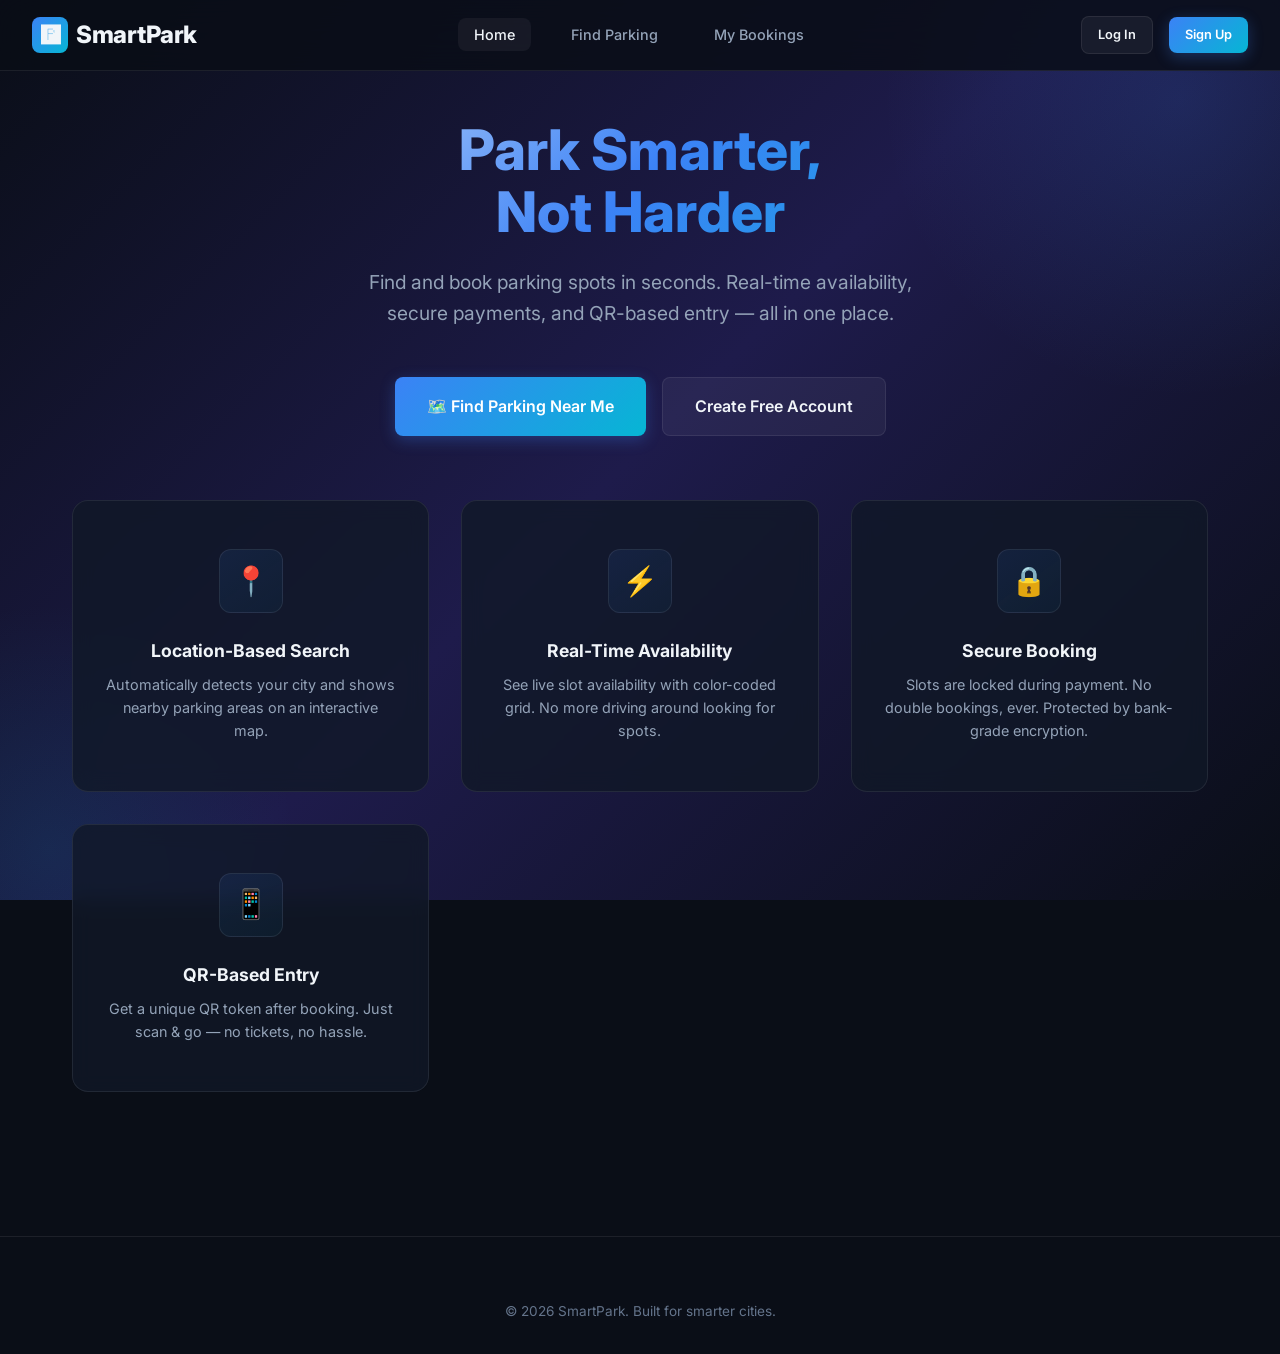
<file: frontend/index.html>
<!DOCTYPE html>
<html lang="en">
<head>
    <meta charset="UTF-8">
    <meta name="viewport" content="width=device-width, initial-scale=1.0">
    <meta name="description" content="SmartPark - India's smartest online parking booking system. Find, book, and pay for parking spots instantly.">
    <title>SmartPark — Smart Parking, Simplified</title>
    <link rel="stylesheet" href="css/styles.css">
</head>
<body>
    <div class="bg-animated"></div>

    <!-- Navbar -->
    <nav class="navbar" id="navbar">
        <a href="index.html" class="navbar-brand">
            <div class="logo-icon">🅿</div>
            SmartPark
        </a>
        <ul class="navbar-links" id="navLinks">
            <li><a href="index.html" class="active">Home</a></li>
            <li><a href="dashboard.html">Find Parking</a></li>
            <li><a href="history.html">My Bookings</a></li>
        </ul>
        <div class="navbar-user" id="navAuth">
            <a href="login.html" class="btn btn-secondary btn-sm">Log In</a>
            <a href="signup.html" class="btn btn-primary btn-sm">Sign Up</a>
        </div>
    </nav>

    <!-- Hero Section -->
    <section class="hero page-content">
        <div class="container">
            <h1 class="hero-title">Park Smarter,<br>Not Harder</h1>
            <p class="hero-subtitle">
                Find and book parking spots in seconds. Real-time availability, secure payments, and QR-based entry — all in one place.
            </p>
            <div class="hero-actions">
                <a href="dashboard.html" class="btn btn-primary btn-lg">
                    🗺️ Find Parking Near Me
                </a>
                <a href="signup.html" class="btn btn-secondary btn-lg">
                    Create Free Account
                </a>
            </div>

            <!-- Features -->
            <div class="features-grid">
                <div class="card feature-card">
                    <div class="feature-icon">📍</div>
                    <h3>Location-Based Search</h3>
                    <p>Automatically detects your city and shows nearby parking areas on an interactive map.</p>
                </div>
                <div class="card feature-card">
                    <div class="feature-icon">⚡</div>
                    <h3>Real-Time Availability</h3>
                    <p>See live slot availability with color-coded grid. No more driving around looking for spots.</p>
                </div>
                <div class="card feature-card">
                    <div class="feature-icon">🔒</div>
                    <h3>Secure Booking</h3>
                    <p>Slots are locked during payment. No double bookings, ever. Protected by bank-grade encryption.</p>
                </div>
                <div class="card feature-card">
                    <div class="feature-icon">📱</div>
                    <h3>QR-Based Entry</h3>
                    <p>Get a unique QR token after booking. Just scan &amp; go — no tickets, no hassle.</p>
                </div>
            </div>
        </div>
    </section>

    <!-- Footer -->
    <footer class="footer">
        <div class="container">
            <p>&copy; 2026 SmartPark. Built for smarter cities.</p>
        </div>
    </footer>

    <div class="toast-container" id="toastContainer"></div>
    <script src="js/app.js"></script>
    <script>
        // Update navbar if logged in
        document.addEventListener('DOMContentLoaded', () => {
            SmartPark.updateNavbar();
        });
    </script>
</body>
</html>
</file>
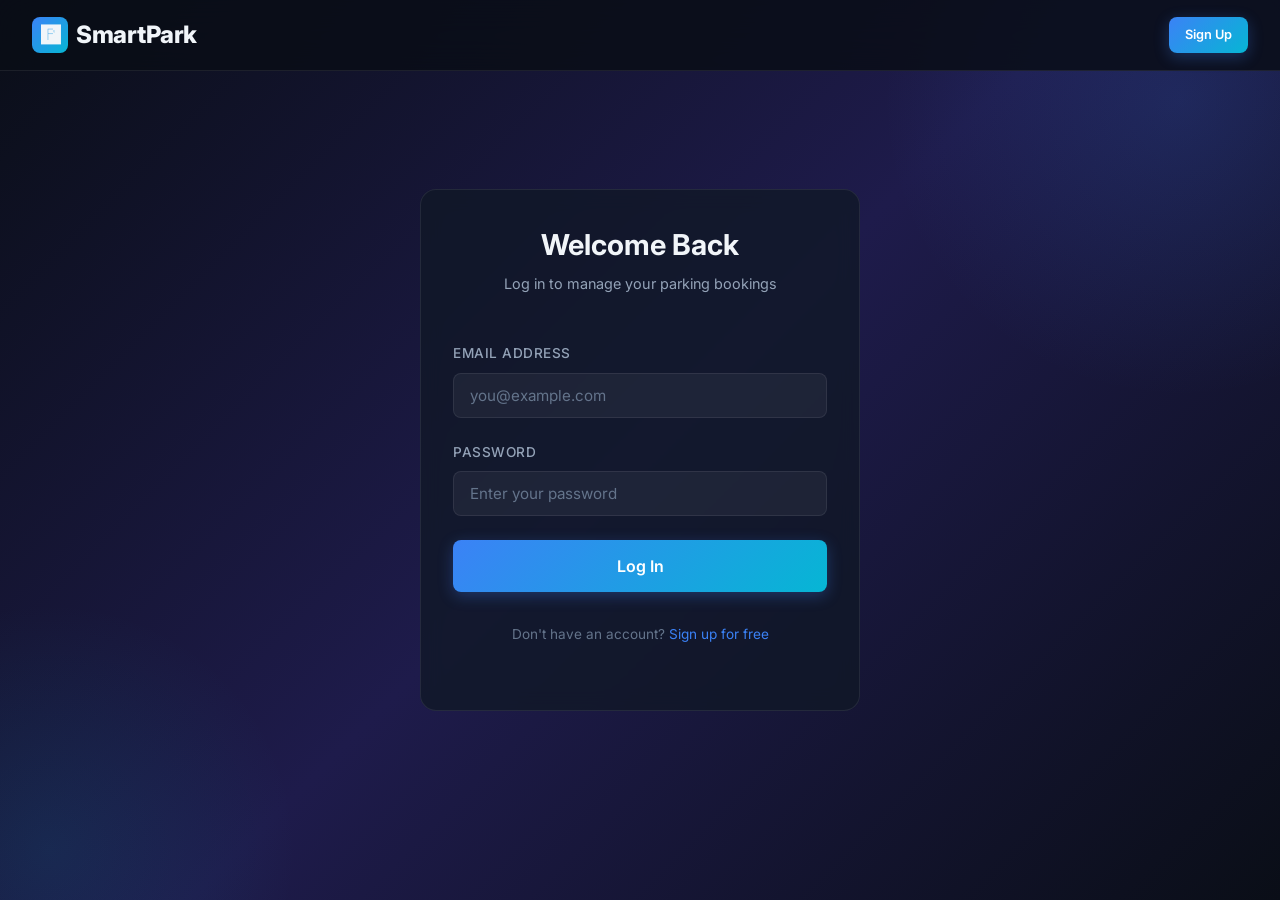
<file: frontend/booking.html>
<!DOCTYPE html>
<html lang="en">
<head>
    <meta charset="UTF-8">
    <meta name="viewport" content="width=device-width, initial-scale=1.0">
    <meta name="description" content="Complete your parking booking payment on SmartPark.">
    <title>Payment — SmartPark</title>
    <link rel="stylesheet" href="css/styles.css">
</head>
<body>
    <div class="bg-animated"></div>

    <nav class="navbar" id="navbar">
        <a href="index.html" class="navbar-brand">
            <div class="logo-icon">🅿</div>
            SmartPark
        </a>
        <ul class="navbar-links" id="navLinks">
            <li><a href="index.html">Home</a></li>
            <li><a href="dashboard.html">Find Parking</a></li>
            <li><a href="history.html">My Bookings</a></li>
        </ul>
        <div class="navbar-user" id="navAuth"></div>
    </nav>

    <div class="page-content">
        <div class="container">
            <div class="payment-section" style="margin-top: var(--space-xl);">

                <!-- Timer -->
                <div class="timer-container" id="timerSection">
                    <div class="timer-circle" id="timerCircle">
                        <span class="timer-value" id="timerValue">5:00</span>
                    </div>
                    <p class="timer-label">Slot locked — complete payment before time runs out</p>
                </div>

                <!-- Booking Summary -->
                <div class="card">
                    <div class="card-header">
                        <h3 class="card-title">📋 Booking Summary</h3>
                    </div>
                    <div class="booking-summary" id="bookingSummary">
                        <div class="summary-item">
                            <div class="summary-label">Parking Area</div>
                            <div class="summary-value" id="summaryLot">—</div>
                        </div>
                        <div class="summary-item">
                            <div class="summary-label">Slot</div>
                            <div class="summary-value" id="summarySlot">—</div>
                        </div>
                        <div class="summary-item">
                            <div class="summary-label">Start Time</div>
                            <div class="summary-value" id="summaryStart">—</div>
                        </div>
                        <div class="summary-item">
                            <div class="summary-label">End Time</div>
                            <div class="summary-value" id="summaryEnd">—</div>
                        </div>
                        <div class="summary-item">
                            <div class="summary-label">Duration</div>
                            <div class="summary-value" id="summaryDuration">—</div>
                        </div>
                        <div class="summary-item">
                            <div class="summary-label">Buffer Time</div>
                            <div class="summary-value" id="summaryBuffer">15 mins</div>
                        </div>
                    </div>
                </div>

                <!-- Amount -->
                <div class="card mt-lg">
                    <div class="amount-display">
                        <div class="amount-label">Total Amount</div>
                        <div class="amount-value" id="paymentAmount">₹0</div>
                    </div>

                    <!-- Simulated Payment Form -->
                    <div class="payment-form" id="paymentForm">
                        <h3 style="font-size:1rem; margin-bottom: var(--space-lg);">💳 Payment Details</h3>

                        <div class="form-group">
                            <label class="form-label" for="cardNumber">Card Number</label>
                            <input type="text" id="cardNumber" class="form-input" placeholder="4242 4242 4242 4242" value="4242 4242 4242 4242">
                        </div>

                        <div style="display:grid; grid-template-columns: 1fr 1fr; gap: var(--space-md);">
                            <div class="form-group">
                                <label class="form-label" for="cardExpiry">Expiry</label>
                                <input type="text" id="cardExpiry" class="form-input" placeholder="12/28" value="12/28">
                            </div>
                            <div class="form-group">
                                <label class="form-label" for="cardCvv">CVV</label>
                                <input type="text" id="cardCvv" class="form-input" placeholder="123" value="123">
                            </div>
                        </div>

                        <button class="btn btn-success btn-lg btn-block" id="payNowBtn">
                            🔐 Pay Now
                        </button>

                        <p class="text-center mt-md" style="font-size: 0.75rem; color: var(--text-muted);">
                            🔒 Payments are simulated in test mode. No real charges.
                        </p>
                    </div>
                </div>

                <!-- Success State (hidden by default) -->
                <div class="card mt-lg hidden" id="successSection">
                    <div class="success-checkmark">✓</div>
                    <h2 class="text-center">Booking Confirmed!</h2>
                    <p class="text-center text-muted mt-sm">Your parking spot has been reserved successfully.</p>
                    <hr class="divider">
                    <div class="text-center">
                        <a href="#" class="btn btn-primary btn-lg" id="viewQrBtn">
                            📱 View QR Token
                        </a>
                        <a href="history.html" class="btn btn-secondary btn-lg" style="margin-left: var(--space-md);">
                            📜 View History
                        </a>
                    </div>
                </div>
            </div>
        </div>
    </div>

    <div class="toast-container" id="toastContainer"></div>
    <script src="js/app.js"></script>
    <script src="js/booking.js"></script>
</body>
</html>
</file>
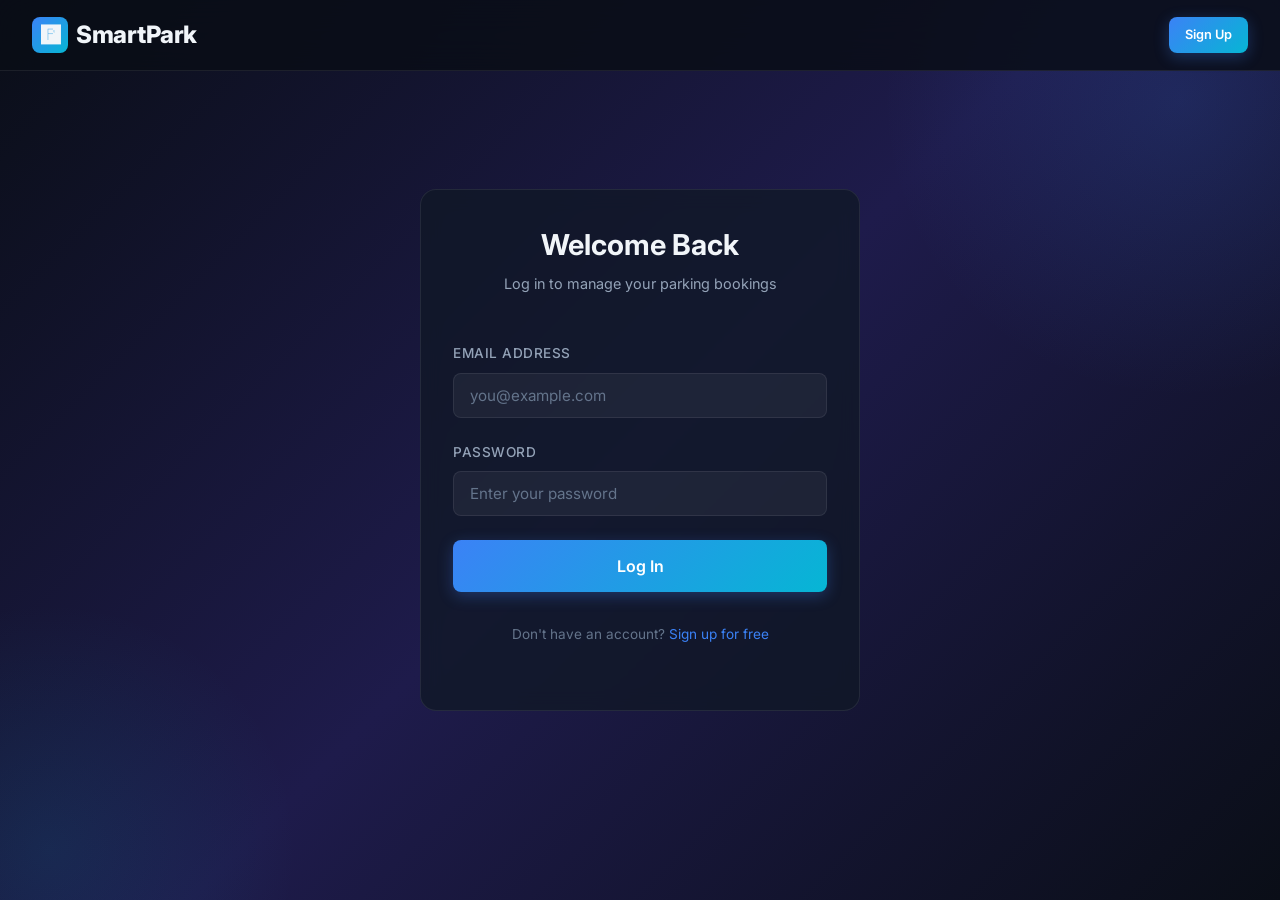
<file: frontend/history.html>
<!DOCTYPE html>
<html lang="en">
<head>
    <meta charset="UTF-8">
    <meta name="viewport" content="width=device-width, initial-scale=1.0">
    <meta name="description" content="View your parking booking history on SmartPark.">
    <title>Booking History — SmartPark</title>
    <link rel="stylesheet" href="css/styles.css">
</head>
<body>
    <div class="bg-animated"></div>

    <nav class="navbar" id="navbar">
        <a href="index.html" class="navbar-brand">
            <div class="logo-icon">🅿</div>
            SmartPark
        </a>
        <ul class="navbar-links" id="navLinks">
            <li><a href="index.html">Home</a></li>
            <li><a href="dashboard.html">Find Parking</a></li>
            <li><a href="history.html" class="active">My Bookings</a></li>
        </ul>
        <div class="navbar-user" id="navAuth"></div>
    </nav>

    <div class="page-content">
        <div class="container">
            <div class="section-header" style="margin-top: var(--space-xl);">
                <h1>My Bookings</h1>
                <p>View and manage your parking booking history</p>
            </div>

            <!-- Stats -->
            <div class="stats-row" id="bookingStats">
                <div class="card stat-card">
                    <div class="stat-value text-blue" id="statTotal">0</div>
                    <div class="stat-label">Total Bookings</div>
                </div>
                <div class="card stat-card">
                    <div class="stat-value text-success" id="statActive">0</div>
                    <div class="stat-label">Active</div>
                </div>
                <div class="card stat-card">
                    <div class="stat-value text-warning" id="statPending">0</div>
                    <div class="stat-label">Pending</div>
                </div>
                <div class="card stat-card">
                    <div class="stat-value" id="statCompleted">0</div>
                    <div class="stat-label">Completed</div>
                </div>
            </div>

            <!-- Filter Tabs -->
            <div class="filter-tabs" id="filterTabs">
                <button class="filter-tab active" data-status="all">All</button>
                <button class="filter-tab" data-status="ACTIVE">Active</button>
                <button class="filter-tab" data-status="PENDING">Pending</button>
                <button class="filter-tab" data-status="COMPLETED">Completed</button>
                <button class="filter-tab" data-status="CANCELLED">Cancelled</button>
            </div>

            <!-- Desktop Table -->
            <div class="card" id="historyTableCard">
                <table class="history-table" id="historyTable">
                    <thead>
                        <tr>
                            <th>Booking Ref</th>
                            <th>Parking Area</th>
                            <th>Slot</th>
                            <th>Start Time</th>
                            <th>End Time</th>
                            <th>Amount</th>
                            <th>Status</th>
                            <th>Actions</th>
                        </tr>
                    </thead>
                    <tbody id="historyBody">
                        <tr>
                            <td colspan="8" class="text-center text-muted" style="padding:var(--space-3xl);">
                                <div class="loading-spinner"></div>
                            </td>
                        </tr>
                    </tbody>
                </table>
            </div>
        </div>
    </div>

    <footer class="footer">
        <div class="container">
            <p>&copy; 2026 SmartPark. Built for smarter cities.</p>
        </div>
    </footer>

    <div class="toast-container" id="toastContainer"></div>
    <script src="js/app.js"></script>
    <script src="js/history.js"></script>
</body>
</html>
</file>
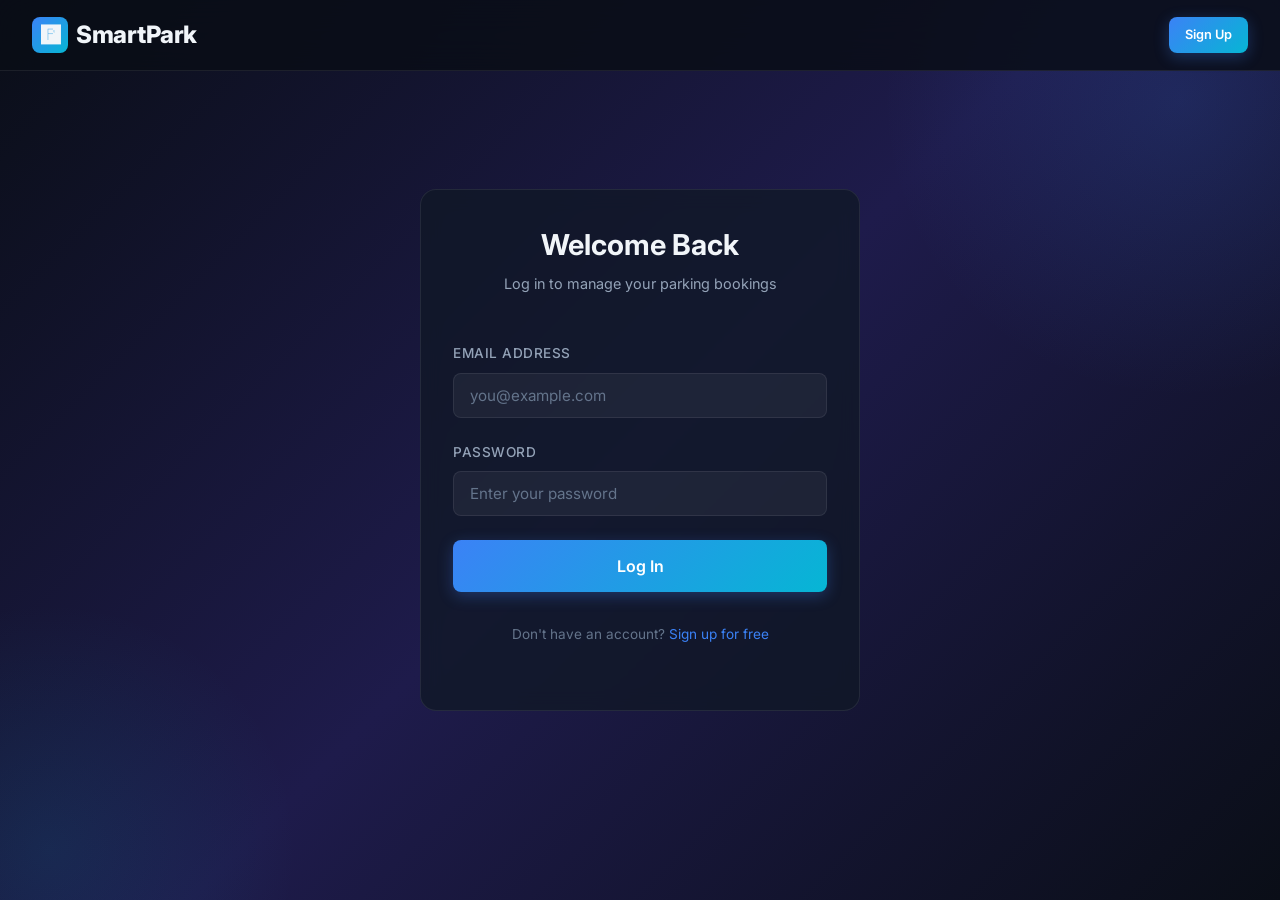
<file: frontend/login.html>
<!DOCTYPE html>
<html lang="en">
<head>
    <meta charset="UTF-8">
    <meta name="viewport" content="width=device-width, initial-scale=1.0">
    <meta name="description" content="Log in to your SmartPark account to manage parking bookings.">
    <title>Login — SmartPark</title>
    <link rel="stylesheet" href="css/styles.css">
</head>
<body>
    <div class="bg-animated"></div>

    <nav class="navbar">
        <a href="index.html" class="navbar-brand">
            <div class="logo-icon">🅿</div>
            SmartPark
        </a>
        <div class="navbar-user">
            <a href="signup.html" class="btn btn-primary btn-sm">Sign Up</a>
        </div>
    </nav>

    <div class="auth-container page-content">
        <div class="auth-card card">
            <h1 class="card-title">Welcome Back</h1>
            <p class="card-subtitle">Log in to manage your parking bookings</p>

            <form id="loginForm">
                <div class="form-group">
                    <label class="form-label" for="email">Email Address</label>
                    <input type="email" id="email" class="form-input" placeholder="you@example.com" required>
                </div>

                <div class="form-group">
                    <label class="form-label" for="password">Password</label>
                    <input type="password" id="password" class="form-input" placeholder="Enter your password" required>
                </div>

                <button type="submit" class="btn btn-primary btn-block btn-lg" id="loginBtn">
                    Log In
                </button>
            </form>

            <div class="auth-divider">
                Don't have an account? <a href="signup.html">Sign up for free</a>
            </div>
        </div>
    </div>

    <div class="toast-container" id="toastContainer"></div>
    <script src="js/app.js"></script>
    <script src="js/auth.js"></script>
</body>
</html>
</file>
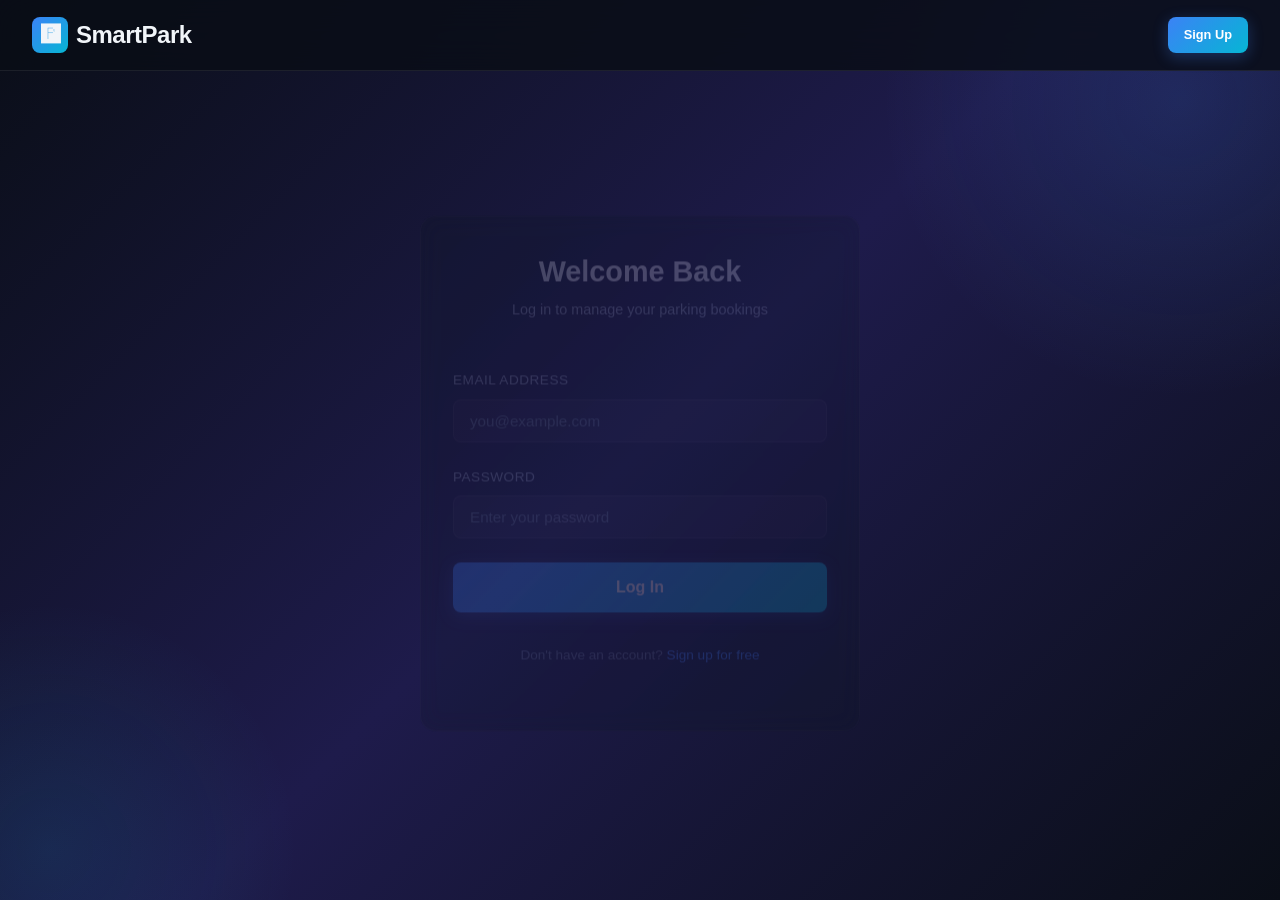
<file: frontend/qr-token.html>
<!DOCTYPE html>
<html lang="en">
<head>
    <meta charset="UTF-8">
    <meta name="viewport" content="width=device-width, initial-scale=1.0">
    <meta name="description" content="Your SmartPark parking QR token for entry.">
    <title>QR Token — SmartPark</title>
    <link rel="stylesheet" href="css/styles.css">
</head>
<body>
    <div class="bg-animated"></div>

    <nav class="navbar" id="navbar">
        <a href="index.html" class="navbar-brand">
            <div class="logo-icon">🅿</div>
            SmartPark
        </a>
        <ul class="navbar-links" id="navLinks">
            <li><a href="index.html">Home</a></li>
            <li><a href="dashboard.html">Find Parking</a></li>
            <li><a href="history.html">My Bookings</a></li>
        </ul>
        <div class="navbar-user" id="navAuth"></div>
    </nav>

    <div class="page-content">
        <div class="container">
            <div class="payment-section" style="margin-top: var(--space-xl);">
                <div class="card">
                    <div class="qr-container">
                        <h2 style="margin-bottom: var(--space-sm);">🎫 Your Parking Token</h2>
                        <p class="text-muted mb-lg">Show this QR code at the parking entrance</p>

                        <div class="qr-code-wrapper" id="qrCodeWrapper">
                            <img id="qrCodeImage" src="" alt="QR Token">
                        </div>

                        <div class="booking-summary mt-xl" id="qrBookingDetails">
                            <div class="summary-item">
                                <div class="summary-label">Booking Ref</div>
                                <div class="summary-value" id="qrBookingRef">—</div>
                            </div>
                            <div class="summary-item">
                                <div class="summary-label">Parking Area</div>
                                <div class="summary-value" id="qrLotName">—</div>
                            </div>
                            <div class="summary-item">
                                <div class="summary-label">Slot</div>
                                <div class="summary-value" id="qrSlotNumber">—</div>
                            </div>
                            <div class="summary-item">
                                <div class="summary-label">Status</div>
                                <div class="summary-value" id="qrStatus">—</div>
                            </div>
                            <div class="summary-item">
                                <div class="summary-label">Start Time</div>
                                <div class="summary-value" id="qrStartTime">—</div>
                            </div>
                            <div class="summary-item">
                                <div class="summary-label">End Time</div>
                                <div class="summary-value" id="qrEndTime">—</div>
                            </div>
                            <div class="summary-item">
                                <div class="summary-label">Amount Paid</div>
                                <div class="summary-value text-success" id="qrAmount">—</div>
                            </div>
                            <div class="summary-item">
                                <div class="summary-label">Buffer Time</div>
                                <div class="summary-value" id="qrBuffer">—</div>
                            </div>
                        </div>

                        <hr class="divider">

                        <div style="display: flex; gap: var(--space-md); justify-content: center; flex-wrap: wrap;">
                            <a href="history.html" class="btn btn-secondary">📜 Booking History</a>
                            <a href="dashboard.html" class="btn btn-primary">🗺️ Book Another Spot</a>
                        </div>
                    </div>
                </div>
            </div>
        </div>
    </div>

    <div class="toast-container" id="toastContainer"></div>
    <script src="js/app.js"></script>
    <script src="js/qr.js"></script>
</body>
</html>
</file>
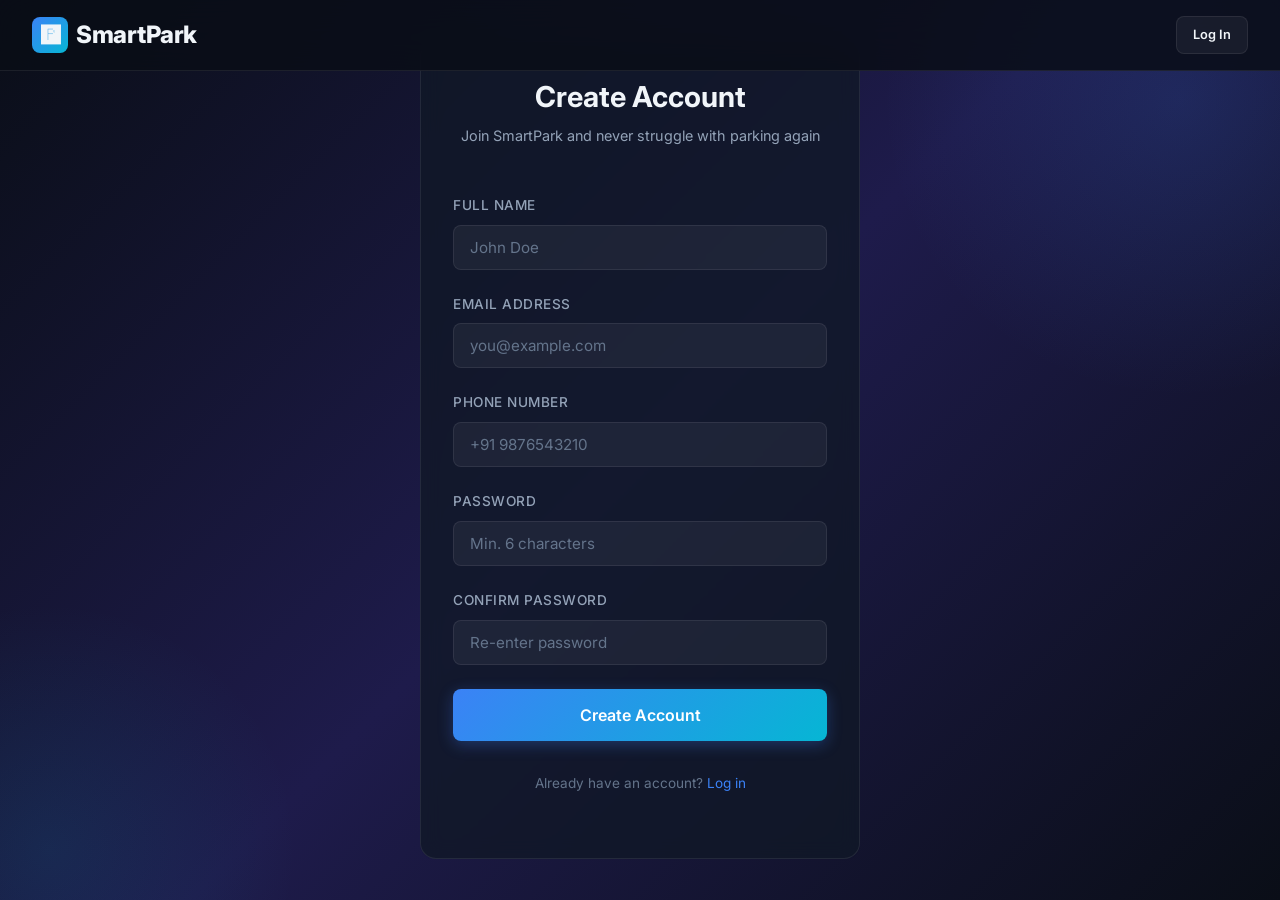
<file: frontend/signup.html>
<!DOCTYPE html>
<html lang="en">
<head>
    <meta charset="UTF-8">
    <meta name="viewport" content="width=device-width, initial-scale=1.0">
    <meta name="description" content="Create a free SmartPark account to start booking parking spots.">
    <title>Sign Up — SmartPark</title>
    <link rel="stylesheet" href="css/styles.css">
</head>
<body>
    <div class="bg-animated"></div>

    <nav class="navbar">
        <a href="index.html" class="navbar-brand">
            <div class="logo-icon">🅿</div>
            SmartPark
        </a>
        <div class="navbar-user">
            <a href="login.html" class="btn btn-secondary btn-sm">Log In</a>
        </div>
    </nav>

    <div class="auth-container page-content">
        <div class="auth-card card">
            <h1 class="card-title">Create Account</h1>
            <p class="card-subtitle">Join SmartPark and never struggle with parking again</p>

            <form id="signupForm">
                <div class="form-group">
                    <label class="form-label" for="fullName">Full Name</label>
                    <input type="text" id="fullName" class="form-input" placeholder="John Doe" required minlength="2">
                </div>

                <div class="form-group">
                    <label class="form-label" for="email">Email Address</label>
                    <input type="email" id="email" class="form-input" placeholder="you@example.com" required>
                </div>

                <div class="form-group">
                    <label class="form-label" for="phone">Phone Number</label>
                    <input type="tel" id="phone" class="form-input" placeholder="+91 9876543210">
                </div>

                <div class="form-group">
                    <label class="form-label" for="password">Password</label>
                    <input type="password" id="password" class="form-input" placeholder="Min. 6 characters" required minlength="6">
                </div>

                <div class="form-group">
                    <label class="form-label" for="confirmPassword">Confirm Password</label>
                    <input type="password" id="confirmPassword" class="form-input" placeholder="Re-enter password" required>
                </div>

                <button type="submit" class="btn btn-primary btn-block btn-lg" id="signupBtn">
                    Create Account
                </button>
            </form>

            <div class="auth-divider">
                Already have an account? <a href="login.html">Log in</a>
            </div>
        </div>
    </div>

    <div class="toast-container" id="toastContainer"></div>
    <script src="js/app.js"></script>
    <script src="js/auth.js"></script>
</body>
</html>
</file>
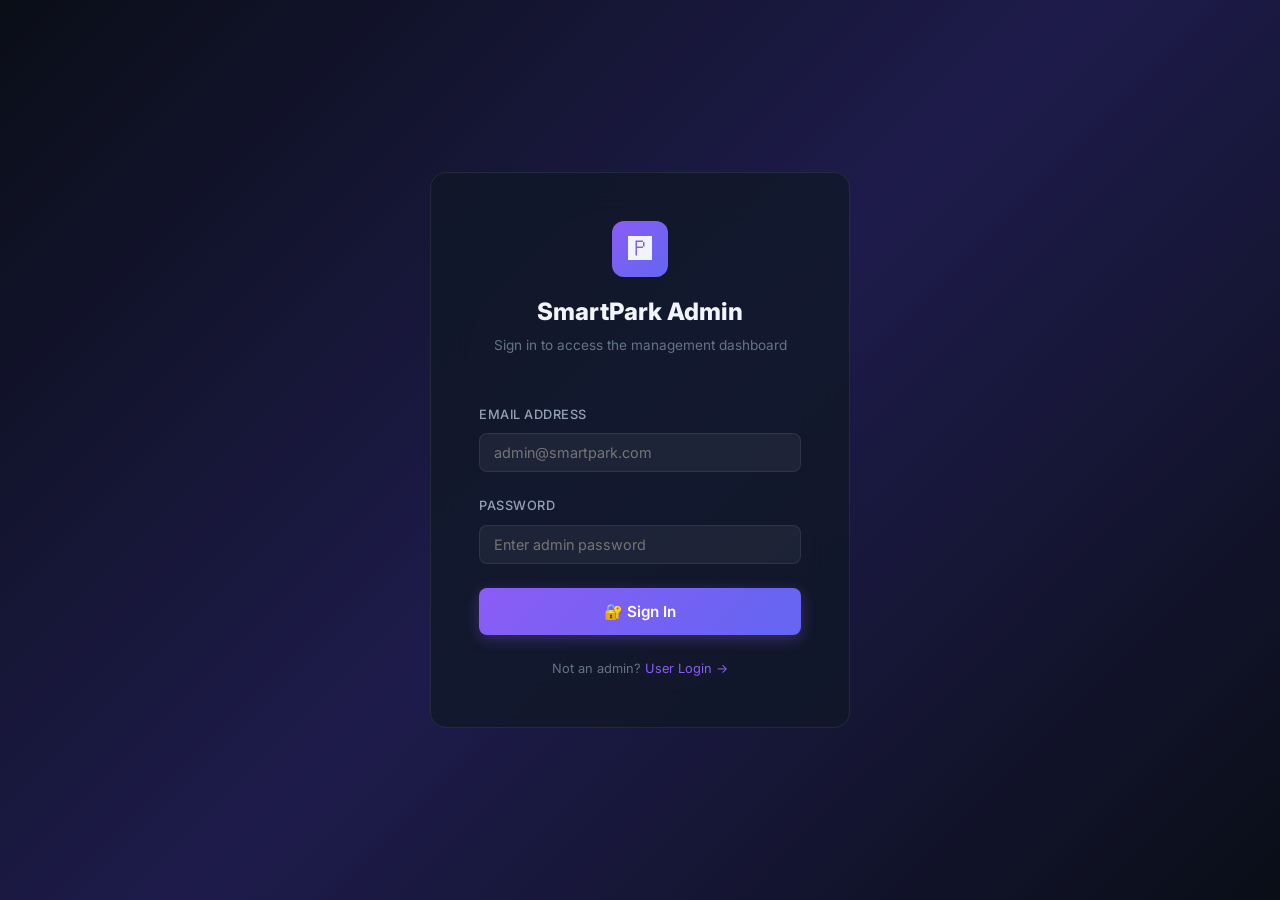
<file: frontend/admin/bookings.html>
<!DOCTYPE html>
<html lang="en">
<head>
    <meta charset="UTF-8">
    <meta name="viewport" content="width=device-width, initial-scale=1.0">
    <meta name="description" content="SmartPark Admin — Manage All Bookings">
    <title>Bookings — SmartPark Admin</title>
    <link rel="stylesheet" href="css/admin.css">
</head>
<body>
    <div class="admin-layout">
        <aside class="sidebar" id="sidebar">
            <div class="sidebar-brand">
                <div class="brand-icon">🅿</div>
                SmartPark
                <span class="sidebar-badge">ADMIN</span>
            </div>
            <nav class="sidebar-nav">
                <div class="sidebar-section-title">Main</div>
                <a href="index.html" class="sidebar-link"><span class="link-icon">📊</span> Dashboard</a>
                <a href="bookings.html" class="sidebar-link"><span class="link-icon">📋</span> Bookings</a>
                <div class="sidebar-section-title">Management</div>
                <a href="parking.html" class="sidebar-link"><span class="link-icon">🅿️</span> Parking Lots</a>
                <a href="users.html" class="sidebar-link"><span class="link-icon">👥</span> Users</a>
                <div class="sidebar-section-title">External</div>
                <a href="../index.html" class="sidebar-link"><span class="link-icon">🌐</span> View Website</a>
            </nav>
            <div class="sidebar-footer">
                <div class="sidebar-user">
                    <div class="sidebar-avatar" id="sidebarAvatar">A</div>
                    <div class="sidebar-user-info">
                        <div class="name" id="sidebarUserName">Admin</div>
                        <div class="role">Administrator</div>
                    </div>
                    <button class="btn btn-sm btn-secondary" onclick="AdminApp.logout()" title="Logout">↗</button>
                </div>
            </div>
        </aside>

        <main class="admin-main">
            <div class="admin-header">
                <div>
                    <h1>Bookings</h1>
                    <p class="header-subtitle">View and manage all parking bookings</p>
                </div>
            </div>

            <!-- Filters -->
            <div class="filter-bar">
                <select id="statusFilter" class="form-input">
                    <option value="">All Statuses</option>
                    <option value="ACTIVE">Active</option>
                    <option value="PENDING">Pending</option>
                    <option value="COMPLETED">Completed</option>
                    <option value="CANCELLED">Cancelled</option>
                </select>
                <div class="search-input">
                    <input type="text" id="searchInput" placeholder="Search by ref, lot, or slot..." class="form-input">
                </div>
            </div>

            <!-- Bookings Table -->
            <div class="card">
                <div class="data-table-container">
                    <table class="data-table">
                        <thead>
                            <tr>
                                <th>Booking Ref</th>
                                <th>Parking Lot</th>
                                <th>Slot</th>
                                <th>Start Time</th>
                                <th>End Time</th>
                                <th>Amount</th>
                                <th>Status</th>
                                <th>Actions</th>
                            </tr>
                        </thead>
                        <tbody id="bookingsTable">
                            <tr><td colspan="8" class="text-center text-muted">Loading...</td></tr>
                        </tbody>
                    </table>
                </div>
            </div>
        </main>
    </div>

    <div class="toast-container" id="toastContainer"></div>
    <script src="js/admin-app.js"></script>
    <script src="js/bookings.js"></script>
</body>
</html>
</file>
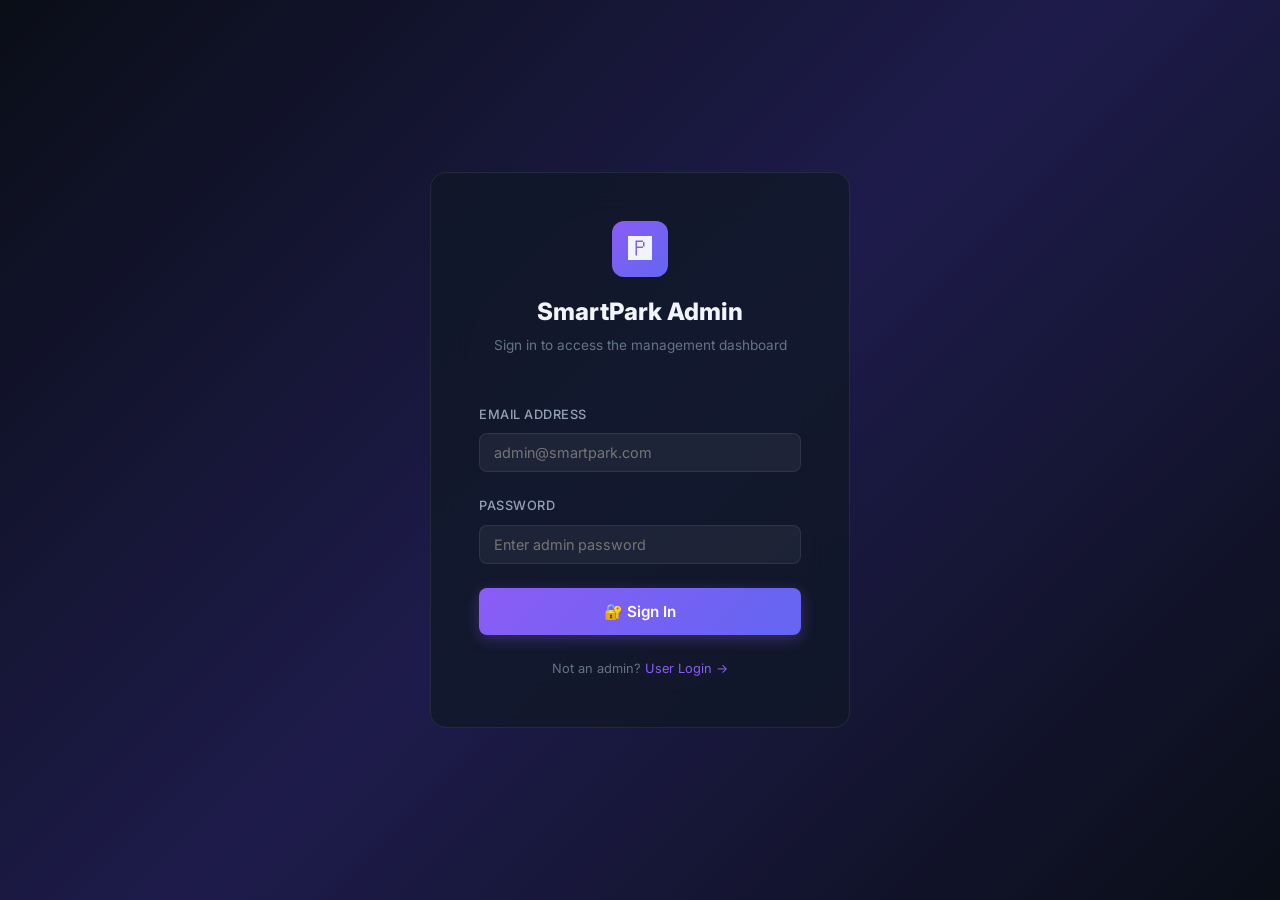
<file: frontend/admin/login.html>
<!DOCTYPE html>
<html lang="en">
<head>
    <meta charset="UTF-8">
    <meta name="viewport" content="width=device-width, initial-scale=1.0">
    <meta name="description" content="SmartPark Admin Login — Access the management dashboard">
    <title>Admin Login — SmartPark</title>
    <link rel="stylesheet" href="css/admin.css">
</head>
<body>
    <div class="auth-container">
        <div class="auth-card">
            <div class="auth-brand">
                <div class="brand-icon">🅿</div>
                <h1>SmartPark Admin</h1>
                <p class="subtitle">Sign in to access the management dashboard</p>
            </div>

            <form id="loginForm">
                <div class="form-group">
                    <label class="form-label" for="email">Email Address</label>
                    <input type="email" id="email" class="form-input" placeholder="admin@smartpark.com" required>
                </div>
                <div class="form-group">
                    <label class="form-label" for="password">Password</label>
                    <input type="password" id="password" class="form-input" placeholder="Enter admin password" required>
                </div>
                <button type="submit" class="btn btn-primary btn-block btn-lg" id="loginBtn">
                    🔐 Sign In
                </button>
            </form>

            <p class="text-center mt-lg" style="font-size: 0.8rem; color: var(--text-muted);">
                Not an admin? <a href="../login.html">User Login →</a>
            </p>
        </div>
    </div>

    <div class="toast-container" id="toastContainer"></div>
    <script src="js/admin-app.js"></script>
    <script>
        document.addEventListener('DOMContentLoaded', () => {
            if (AdminApp.isLoggedIn() && AdminApp.isAdmin()) {
                window.location.href = 'index.html';
                return;
            }

            document.getElementById('loginForm').addEventListener('submit', async (e) => {
                e.preventDefault();
                const btn = document.getElementById('loginBtn');
                AdminApp.setButtonLoading(btn, true);

                try {
                    const data = await AdminApp.apiFetch('/auth/login', {
                        method: 'POST',
                        body: JSON.stringify({
                            email: document.getElementById('email').value,
                            password: document.getElementById('password').value
                        })
                    });

                    if (data.role !== 'ADMIN') {
                        throw new Error('This account does not have admin privileges.');
                    }

                    AdminApp.saveAuth(data);
                    AdminApp.showToast('Welcome back, ' + data.fullName + '!', 'success');
                    setTimeout(() => window.location.href = 'index.html', 800);
                } catch (error) {
                    AdminApp.showToast(error.message, 'error');
                    AdminApp.setButtonLoading(btn, false);
                }
            });
        });
    </script>
</body>
</html>
</file>
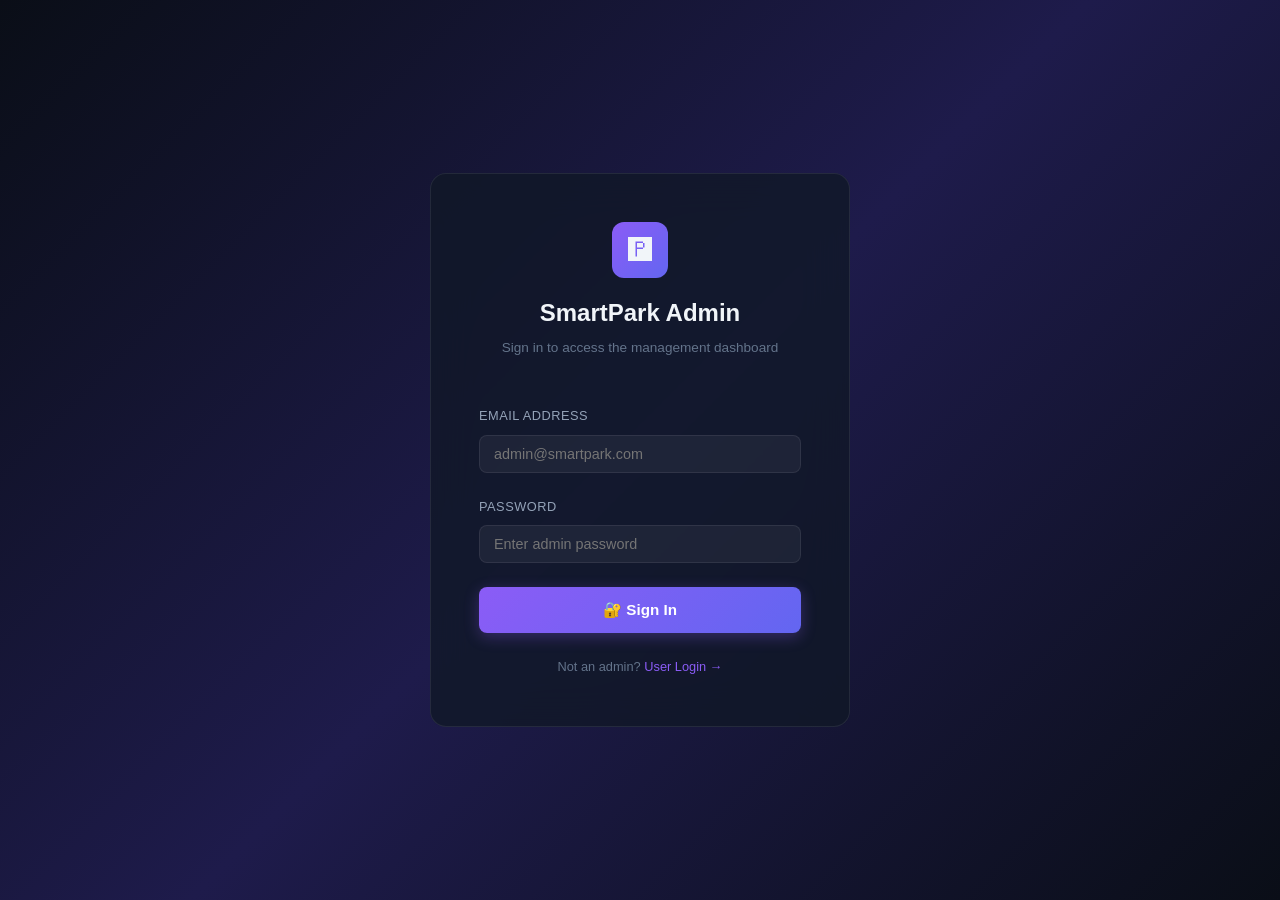
<file: frontend/admin/parking.html>
<!DOCTYPE html>
<html lang="en">
<head>
    <meta charset="UTF-8">
    <meta name="viewport" content="width=device-width, initial-scale=1.0">
    <meta name="description" content="SmartPark Admin — Manage Parking Lots and Slots">
    <title>Parking Lots — SmartPark Admin</title>
    <link rel="stylesheet" href="css/admin.css">
</head>
<body>
    <div class="admin-layout">
        <aside class="sidebar" id="sidebar">
            <div class="sidebar-brand">
                <div class="brand-icon">🅿</div>
                SmartPark
                <span class="sidebar-badge">ADMIN</span>
            </div>
            <nav class="sidebar-nav">
                <div class="sidebar-section-title">Main</div>
                <a href="index.html" class="sidebar-link"><span class="link-icon">📊</span> Dashboard</a>
                <a href="bookings.html" class="sidebar-link"><span class="link-icon">📋</span> Bookings</a>
                <div class="sidebar-section-title">Management</div>
                <a href="parking.html" class="sidebar-link"><span class="link-icon">🅿️</span> Parking Lots</a>
                <a href="users.html" class="sidebar-link"><span class="link-icon">👥</span> Users</a>
                <div class="sidebar-section-title">External</div>
                <a href="../index.html" class="sidebar-link"><span class="link-icon">🌐</span> View Website</a>
            </nav>
            <div class="sidebar-footer">
                <div class="sidebar-user">
                    <div class="sidebar-avatar" id="sidebarAvatar">A</div>
                    <div class="sidebar-user-info">
                        <div class="name" id="sidebarUserName">Admin</div>
                        <div class="role">Administrator</div>
                    </div>
                    <button class="btn btn-sm btn-secondary" onclick="AdminApp.logout()" title="Logout">↗</button>
                </div>
            </div>
        </aside>

        <main class="admin-main">
            <div class="admin-header">
                <div>
                    <h1>Parking Lots</h1>
                    <p class="header-subtitle">Create, edit, and manage your parking locations</p>
                </div>
                <button class="btn btn-primary" onclick="AdminApp.openModal('lotModal')">
                    ➕ Add Parking Lot
                </button>
            </div>

            <!-- Lots Grid -->
            <div class="lots-manage-grid" id="lotsGrid">
                <div class="loading-spinner"></div>
            </div>
        </main>
    </div>

    <!-- Add/Edit Lot Modal -->
    <div class="modal-overlay" id="lotModal">
        <div class="modal">
            <div class="modal-header">
                <h2 id="modalTitle">Add Parking Lot</h2>
                <button class="modal-close" onclick="AdminApp.closeModal('lotModal')">✕</button>
            </div>
            <form id="lotForm">
                <input type="hidden" id="lotEditId">
                <div class="form-group">
                    <label class="form-label" for="lotName">Lot Name</label>
                    <input type="text" id="lotName" class="form-input" placeholder="e.g. Phoenix Mall Parking" required>
                </div>
                <div class="form-group">
                    <label class="form-label" for="lotAddress">Address</label>
                    <input type="text" id="lotAddress" class="form-input" placeholder="Full address" required>
                </div>
                <div class="form-row">
                    <div class="form-group">
                        <label class="form-label" for="lotCity">City</label>
                        <input type="text" id="lotCity" class="form-input" placeholder="e.g. Mumbai" required>
                    </div>
                    <div class="form-group">
                        <label class="form-label" for="lotSlots">Total Slots</label>
                        <input type="number" id="lotSlots" class="form-input" placeholder="15" min="1" required>
                    </div>
                </div>
                <div class="form-row">
                    <div class="form-group">
                        <label class="form-label" for="lotLat">Latitude</label>
                        <input type="number" step="any" id="lotLat" class="form-input" placeholder="19.0760" required>
                    </div>
                    <div class="form-group">
                        <label class="form-label" for="lotLng">Longitude</label>
                        <input type="number" step="any" id="lotLng" class="form-input" placeholder="72.8777" required>
                    </div>
                </div>
                <div class="form-row">
                    <div class="form-group">
                        <label class="form-label" for="lotRate">Rate per Hour (₹)</label>
                        <input type="number" step="0.01" id="lotRate" class="form-input" placeholder="50.00" required>
                    </div>
                    <div class="form-group">
                        <label class="form-label" for="lotExtraRate">Extra Rate/Min (₹)</label>
                        <input type="number" step="0.01" id="lotExtraRate" class="form-input" placeholder="2.00" value="2.00">
                    </div>
                </div>
                <div class="form-group">
                    <label class="form-label" for="lotBuffer">Buffer Minutes</label>
                    <input type="number" id="lotBuffer" class="form-input" placeholder="15" value="15">
                </div>
                <button type="submit" class="btn btn-primary btn-block btn-lg" id="lotSubmitBtn">
                    Create Parking Lot
                </button>
            </form>
        </div>
    </div>

    <div class="toast-container" id="toastContainer"></div>
    <script src="js/admin-app.js"></script>
    <script src="js/parking.js"></script>
</body>
</html>
</file>
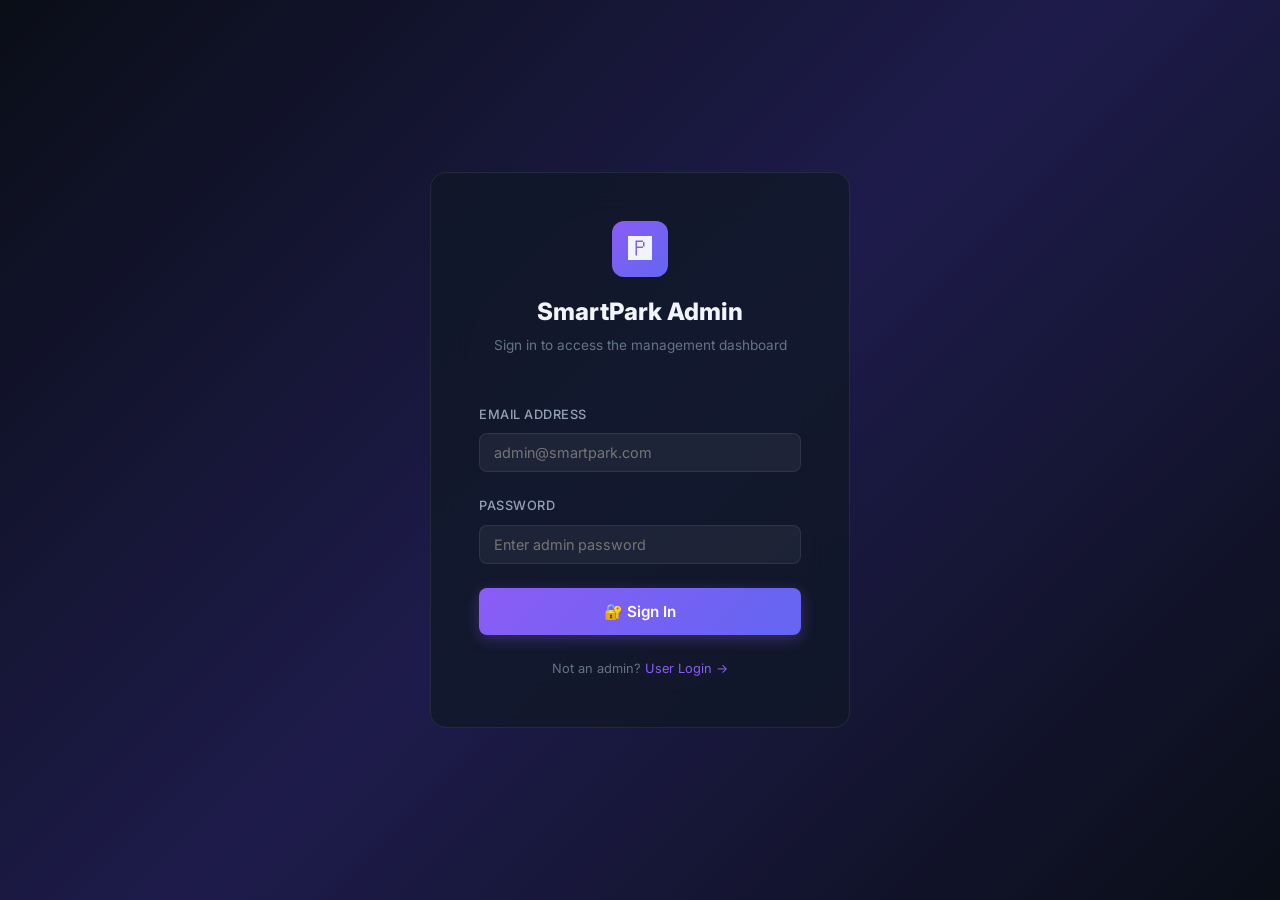
<file: frontend/admin/users.html>
<!DOCTYPE html>
<html lang="en">
<head>
    <meta charset="UTF-8">
    <meta name="viewport" content="width=device-width, initial-scale=1.0">
    <meta name="description" content="SmartPark Admin — View and Manage Users">
    <title>Users — SmartPark Admin</title>
    <link rel="stylesheet" href="css/admin.css">
</head>
<body>
    <div class="admin-layout">
        <aside class="sidebar" id="sidebar">
            <div class="sidebar-brand">
                <div class="brand-icon">🅿</div>
                SmartPark
                <span class="sidebar-badge">ADMIN</span>
            </div>
            <nav class="sidebar-nav">
                <div class="sidebar-section-title">Main</div>
                <a href="index.html" class="sidebar-link"><span class="link-icon">📊</span> Dashboard</a>
                <a href="bookings.html" class="sidebar-link"><span class="link-icon">📋</span> Bookings</a>
                <div class="sidebar-section-title">Management</div>
                <a href="parking.html" class="sidebar-link"><span class="link-icon">🅿️</span> Parking Lots</a>
                <a href="users.html" class="sidebar-link"><span class="link-icon">👥</span> Users</a>
                <div class="sidebar-section-title">External</div>
                <a href="../index.html" class="sidebar-link"><span class="link-icon">🌐</span> View Website</a>
            </nav>
            <div class="sidebar-footer">
                <div class="sidebar-user">
                    <div class="sidebar-avatar" id="sidebarAvatar">A</div>
                    <div class="sidebar-user-info">
                        <div class="name" id="sidebarUserName">Admin</div>
                        <div class="role">Administrator</div>
                    </div>
                    <button class="btn btn-sm btn-secondary" onclick="AdminApp.logout()" title="Logout">↗</button>
                </div>
            </div>
        </aside>

        <main class="admin-main">
            <div class="admin-header">
                <div>
                    <h1>Users</h1>
                    <p class="header-subtitle">All registered users and their booking activity</p>
                </div>
            </div>

            <!-- Search -->
            <div class="filter-bar">
                <div class="search-input">
                    <input type="text" id="searchInput" placeholder="Search by name or email..." class="form-input">
                </div>
            </div>

            <!-- Users Table -->
            <div class="card">
                <div class="data-table-container">
                    <table class="data-table">
                        <thead>
                            <tr>
                                <th>ID</th>
                                <th>Name</th>
                                <th>Email</th>
                                <th>Phone</th>
                                <th>Role</th>
                                <th>Bookings</th>
                                <th>Total Spent</th>
                                <th>Joined</th>
                            </tr>
                        </thead>
                        <tbody id="usersTable">
                            <tr><td colspan="8" class="text-center text-muted">Loading...</td></tr>
                        </tbody>
                    </table>
                </div>
            </div>
        </main>
    </div>

    <div class="toast-container" id="toastContainer"></div>
    <script src="js/admin-app.js"></script>
    <script src="js/users.js"></script>
</body>
</html>
</file>
<file: frontend/css/styles.css>
/* =============================================
   SmartPark Design System
   Premium dark-theme parking booking UI
   ============================================= */

@import url('https://fonts.googleapis.com/css2?family=Inter:wght@300;400;500;600;700;800&display=swap');

/* ---- CSS Custom Properties ---- */
:root {
    /* Colors */
    --bg-primary: #0a0e17;
    --bg-secondary: #111827;
    --bg-card: rgba(17, 24, 39, 0.8);
    --bg-glass: rgba(255, 255, 255, 0.05);
    --bg-glass-hover: rgba(255, 255, 255, 0.08);

    --accent-blue: #3b82f6;
    --accent-blue-glow: rgba(59, 130, 246, 0.3);
    --accent-cyan: #06b6d4;
    --accent-emerald: #10b981;
    --accent-amber: #f59e0b;
    --accent-red: #ef4444;
    --accent-purple: #8b5cf6;

    --text-primary: #f1f5f9;
    --text-secondary: #94a3b8;
    --text-muted: #64748b;

    --border-color: rgba(255, 255, 255, 0.08);
    --border-glow: rgba(59, 130, 246, 0.4);

    --gradient-hero: linear-gradient(135deg, #0a0e17 0%, #1e1b4b 50%, #0a0e17 100%);
    --gradient-card: linear-gradient(145deg, rgba(59, 130, 246, 0.1), rgba(6, 182, 212, 0.05));
    --gradient-button: linear-gradient(135deg, #3b82f6, #06b6d4);
    --gradient-success: linear-gradient(135deg, #10b981, #06b6d4);
    --gradient-danger: linear-gradient(135deg, #ef4444, #f59e0b);

    /* Spacing */
    --space-xs: 0.25rem;
    --space-sm: 0.5rem;
    --space-md: 1rem;
    --space-lg: 1.5rem;
    --space-xl: 2rem;
    --space-2xl: 3rem;
    --space-3xl: 4rem;

    /* Border Radius */
    --radius-sm: 8px;
    --radius-md: 12px;
    --radius-lg: 16px;
    --radius-xl: 24px;
    --radius-full: 9999px;

    /* Shadows */
    --shadow-sm: 0 2px 8px rgba(0, 0, 0, 0.3);
    --shadow-md: 0 4px 20px rgba(0, 0, 0, 0.4);
    --shadow-lg: 0 8px 40px rgba(0, 0, 0, 0.5);
    --shadow-glow: 0 0 30px rgba(59, 130, 246, 0.2);

    /* Transitions */
    --transition-fast: 0.15s ease;
    --transition-base: 0.3s ease;
    --transition-slow: 0.5s ease;
}

/* ---- Reset & Base ---- */
*, *::before, *::after {
    box-sizing: border-box;
    margin: 0;
    padding: 0;
}

html {
    scroll-behavior: smooth;
    font-size: 16px;
}

body {
    font-family: 'Inter', -apple-system, BlinkMacSystemFont, sans-serif;
    background: var(--bg-primary);
    color: var(--text-primary);
    line-height: 1.6;
    min-height: 100vh;
    -webkit-font-smoothing: antialiased;
}

a {
    color: var(--accent-blue);
    text-decoration: none;
    transition: color var(--transition-fast);
}

a:hover {
    color: var(--accent-cyan);
}

img {
    max-width: 100%;
    display: block;
}

/* ---- Animated Background ---- */
.bg-animated {
    position: fixed;
    top: 0;
    left: 0;
    width: 100%;
    height: 100%;
    z-index: -1;
    background: var(--gradient-hero);
    overflow: hidden;
}

.bg-animated::before {
    content: '';
    position: absolute;
    width: 600px;
    height: 600px;
    background: radial-gradient(circle, rgba(59, 130, 246, 0.15), transparent 70%);
    top: -200px;
    right: -200px;
    animation: float 8s ease-in-out infinite;
}

.bg-animated::after {
    content: '';
    position: absolute;
    width: 500px;
    height: 500px;
    background: radial-gradient(circle, rgba(6, 182, 212, 0.1), transparent 70%);
    bottom: -200px;
    left: -200px;
    animation: float 10s ease-in-out infinite reverse;
}

@keyframes float {
    0%, 100% { transform: translate(0, 0) rotate(0deg); }
    33% { transform: translate(30px, -30px) rotate(5deg); }
    66% { transform: translate(-20px, 20px) rotate(-3deg); }
}

/* ---- Navbar ---- */
.navbar {
    position: fixed;
    top: 0;
    left: 0;
    right: 0;
    z-index: 1000;
    padding: var(--space-md) var(--space-xl);
    background: rgba(10, 14, 23, 0.85);
    backdrop-filter: blur(20px);
    border-bottom: 1px solid var(--border-color);
    display: flex;
    justify-content: space-between;
    align-items: center;
    transition: all var(--transition-base);
}

.navbar-brand {
    display: flex;
    align-items: center;
    gap: var(--space-sm);
    font-size: 1.5rem;
    font-weight: 800;
    color: var(--text-primary);
    letter-spacing: -0.5px;
}

.navbar-brand .logo-icon {
    width: 36px;
    height: 36px;
    background: var(--gradient-button);
    border-radius: var(--radius-sm);
    display: flex;
    align-items: center;
    justify-content: center;
    font-size: 1.2rem;
}

.navbar-links {
    display: flex;
    align-items: center;
    gap: var(--space-lg);
    list-style: none;
}

.navbar-links a {
    color: var(--text-secondary);
    font-weight: 500;
    font-size: 0.9rem;
    padding: var(--space-sm) var(--space-md);
    border-radius: var(--radius-sm);
    transition: all var(--transition-fast);
}

.navbar-links a:hover,
.navbar-links a.active {
    color: var(--text-primary);
    background: var(--bg-glass);
}

.navbar-user {
    display: flex;
    align-items: center;
    gap: var(--space-md);
}

.navbar-user .user-name {
    color: var(--text-secondary);
    font-size: 0.9rem;
}

/* ---- Container ---- */
.container {
    max-width: 1200px;
    margin: 0 auto;
    padding: 0 var(--space-xl);
}

.page-content {
    padding-top: 80px;
    min-height: 100vh;
}

/* ---- Buttons ---- */
.btn {
    display: inline-flex;
    align-items: center;
    justify-content: center;
    gap: var(--space-sm);
    padding: 12px 24px;
    font-family: 'Inter', sans-serif;
    font-size: 0.9rem;
    font-weight: 600;
    border: none;
    border-radius: var(--radius-sm);
    cursor: pointer;
    transition: all var(--transition-base);
    text-decoration: none;
    white-space: nowrap;
}

.btn-primary {
    background: var(--gradient-button);
    color: white;
    box-shadow: 0 4px 15px var(--accent-blue-glow);
}

.btn-primary:hover {
    transform: translateY(-2px);
    box-shadow: 0 8px 25px var(--accent-blue-glow);
}

.btn-secondary {
    background: var(--bg-glass);
    color: var(--text-primary);
    border: 1px solid var(--border-color);
}

.btn-secondary:hover {
    background: var(--bg-glass-hover);
    border-color: var(--accent-blue);
}

.btn-success {
    background: var(--gradient-success);
    color: white;
}

.btn-danger {
    background: var(--gradient-danger);
    color: white;
}

.btn-sm {
    padding: 8px 16px;
    font-size: 0.8rem;
}

.btn-lg {
    padding: 16px 32px;
    font-size: 1rem;
}

.btn-block {
    width: 100%;
}

.btn:disabled {
    opacity: 0.5;
    cursor: not-allowed;
    transform: none;
}

.btn .spinner {
    width: 18px;
    height: 18px;
    border: 2px solid rgba(255,255,255,0.3);
    border-top-color: white;
    border-radius: 50%;
    animation: spin 0.6s linear infinite;
}

@keyframes spin {
    to { transform: rotate(360deg); }
}

/* ---- Cards ---- */
.card {
    background: var(--bg-card);
    border: 1px solid var(--border-color);
    border-radius: var(--radius-lg);
    padding: var(--space-xl);
    backdrop-filter: blur(10px);
    transition: all var(--transition-base);
}

.card:hover {
    border-color: rgba(59, 130, 246, 0.2);
    box-shadow: var(--shadow-glow);
}

.card-glass {
    background: var(--bg-glass);
    backdrop-filter: blur(20px);
    border: 1px solid var(--border-color);
    border-radius: var(--radius-lg);
    padding: var(--space-xl);
}

.card-header {
    display: flex;
    justify-content: space-between;
    align-items: center;
    margin-bottom: var(--space-lg);
}

.card-title {
    font-size: 1.2rem;
    font-weight: 700;
    color: var(--text-primary);
}

/* ---- Forms ---- */
.form-group {
    margin-bottom: var(--space-lg);
}

.form-label {
    display: block;
    margin-bottom: var(--space-sm);
    font-size: 0.85rem;
    font-weight: 500;
    color: var(--text-secondary);
    text-transform: uppercase;
    letter-spacing: 0.5px;
}

.form-input {
    width: 100%;
    padding: 12px 16px;
    background: var(--bg-glass);
    border: 1px solid var(--border-color);
    border-radius: var(--radius-sm);
    color: var(--text-primary);
    font-family: 'Inter', sans-serif;
    font-size: 0.95rem;
    transition: all var(--transition-fast);
    outline: none;
}

.form-input:focus {
    border-color: var(--accent-blue);
    box-shadow: 0 0 0 3px var(--accent-blue-glow);
}

.form-input::placeholder {
    color: var(--text-muted);
}

.form-input.error {
    border-color: var(--accent-red);
}

.form-error {
    color: var(--accent-red);
    font-size: 0.8rem;
    margin-top: var(--space-xs);
}

select.form-input {
    appearance: none;
    background-image: url("data:image/svg+xml,%3Csvg xmlns='http://www.w3.org/2000/svg' width='12' height='12' viewBox='0 0 12 12'%3E%3Cpath fill='%2394a3b8' d='M6 8L1 3h10z'/%3E%3C/svg%3E");
    background-repeat: no-repeat;
    background-position: right 16px center;
    padding-right: 40px;
}

/* ---- Hero Section ---- */
.hero {
    padding: 120px 0 80px;
    text-align: center;
    position: relative;
}

.hero-title {
    font-size: 3.5rem;
    font-weight: 800;
    line-height: 1.1;
    margin-bottom: var(--space-lg);
    background: linear-gradient(135deg, #f1f5f9, #3b82f6, #06b6d4);
    -webkit-background-clip: text;
    -webkit-text-fill-color: transparent;
    background-clip: text;
    animation: fadeInUp 0.8s ease-out;
}

.hero-subtitle {
    font-size: 1.2rem;
    color: var(--text-secondary);
    max-width: 600px;
    margin: 0 auto var(--space-2xl);
    animation: fadeInUp 0.8s ease-out 0.2s both;
}

.hero-actions {
    display: flex;
    gap: var(--space-md);
    justify-content: center;
    animation: fadeInUp 0.8s ease-out 0.4s both;
}

@keyframes fadeInUp {
    from {
        opacity: 0;
        transform: translateY(30px);
    }
    to {
        opacity: 1;
        transform: translateY(0);
    }
}

/* ---- Features Grid ---- */
.features-grid {
    display: grid;
    grid-template-columns: repeat(auto-fit, minmax(280px, 1fr));
    gap: var(--space-xl);
    margin-top: var(--space-3xl);
}

.feature-card {
    text-align: center;
    padding: var(--space-2xl) var(--space-xl);
    animation: fadeInUp 0.8s ease-out both;
}

.feature-card:nth-child(1) { animation-delay: 0.1s; }
.feature-card:nth-child(2) { animation-delay: 0.2s; }
.feature-card:nth-child(3) { animation-delay: 0.3s; }
.feature-card:nth-child(4) { animation-delay: 0.4s; }

.feature-icon {
    width: 64px;
    height: 64px;
    margin: 0 auto var(--space-lg);
    background: var(--gradient-card);
    border-radius: var(--radius-md);
    display: flex;
    align-items: center;
    justify-content: center;
    font-size: 1.8rem;
    border: 1px solid var(--border-color);
}

.feature-card h3 {
    font-size: 1.1rem;
    font-weight: 700;
    margin-bottom: var(--space-sm);
}

.feature-card p {
    color: var(--text-secondary);
    font-size: 0.9rem;
    line-height: 1.6;
}

/* ---- Auth Pages ---- */
.auth-container {
    min-height: 100vh;
    display: flex;
    align-items: center;
    justify-content: center;
    padding: var(--space-xl);
}

.auth-card {
    width: 100%;
    max-width: 440px;
    animation: fadeInUp 0.6s ease-out;
}

.auth-card .card-title {
    font-size: 1.8rem;
    text-align: center;
    margin-bottom: var(--space-xs);
}

.auth-card .card-subtitle {
    text-align: center;
    color: var(--text-secondary);
    margin-bottom: var(--space-2xl);
    font-size: 0.9rem;
}

.auth-divider {
    text-align: center;
    margin: var(--space-xl) 0;
    color: var(--text-muted);
    font-size: 0.85rem;
}

/* ---- Map Container ---- */
.map-container {
    width: 100%;
    height: 450px;
    border-radius: var(--radius-lg);
    overflow: hidden;
    border: 1px solid var(--border-color);
    background: var(--bg-secondary);
    position: relative;
}

.map-container #map {
    width: 100%;
    height: 100%;
}

.map-overlay {
    position: absolute;
    top: var(--space-md);
    left: var(--space-md);
    z-index: 10;
    display: flex;
    gap: var(--space-sm);
}

/* ---- Location Badge ---- */
.location-badge {
    display: inline-flex;
    align-items: center;
    gap: var(--space-sm);
    padding: 8px 16px;
    background: var(--bg-glass);
    backdrop-filter: blur(10px);
    border: 1px solid var(--border-color);
    border-radius: var(--radius-full);
    font-size: 0.85rem;
    color: var(--text-primary);
}

.location-badge .dot {
    width: 8px;
    height: 8px;
    background: var(--accent-emerald);
    border-radius: 50%;
    animation: pulse 2s infinite;
}

@keyframes pulse {
    0%, 100% { opacity: 1; transform: scale(1); }
    50% { opacity: 0.5; transform: scale(1.5); }
}

/* ---- Parking Lot Cards ---- */
.lots-grid {
    display: grid;
    grid-template-columns: repeat(auto-fill, minmax(340px, 1fr));
    gap: var(--space-lg);
    margin-top: var(--space-xl);
}

.lot-card {
    cursor: pointer;
    position: relative;
    overflow: hidden;
}

.lot-card::before {
    content: '';
    position: absolute;
    top: 0;
    left: 0;
    right: 0;
    height: 3px;
    background: var(--gradient-button);
    opacity: 0;
    transition: opacity var(--transition-base);
}

.lot-card:hover::before {
    opacity: 1;
}

.lot-card .lot-name {
    font-size: 1.1rem;
    font-weight: 700;
    margin-bottom: var(--space-xs);
}

.lot-card .lot-address {
    color: var(--text-secondary);
    font-size: 0.85rem;
    margin-bottom: var(--space-md);
}

.lot-card .lot-info {
    display: flex;
    justify-content: space-between;
    align-items: center;
    padding-top: var(--space-md);
    border-top: 1px solid var(--border-color);
}

.lot-card .lot-rate {
    font-size: 1.2rem;
    font-weight: 700;
    color: var(--accent-emerald);
}

.lot-card .lot-rate span {
    font-size: 0.8rem;
    font-weight: 400;
    color: var(--text-muted);
}

.lot-card .lot-availability {
    display: flex;
    align-items: center;
    gap: var(--space-xs);
    font-size: 0.85rem;
}

.lot-card .lot-availability .avail-dot {
    width: 8px;
    height: 8px;
    border-radius: 50%;
}

.lot-card .lot-availability .avail-dot.high { background: var(--accent-emerald); }
.lot-card .lot-availability .avail-dot.medium { background: var(--accent-amber); }
.lot-card .lot-availability .avail-dot.low { background: var(--accent-red); }

/* ---- Slot Grid ---- */
.slot-grid {
    display: grid;
    grid-template-columns: repeat(auto-fill, minmax(100px, 1fr));
    gap: var(--space-md);
    margin-top: var(--space-xl);
}

.slot-item {
    aspect-ratio: 1;
    display: flex;
    flex-direction: column;
    align-items: center;
    justify-content: center;
    border-radius: var(--radius-md);
    border: 2px solid var(--border-color);
    cursor: pointer;
    transition: all var(--transition-base);
    position: relative;
    gap: var(--space-xs);
}

.slot-item .slot-number {
    font-size: 0.95rem;
    font-weight: 700;
}

.slot-item .slot-type {
    font-size: 0.65rem;
    color: var(--text-muted);
    text-transform: uppercase;
    letter-spacing: 0.5px;
}

.slot-item .slot-floor {
    font-size: 0.7rem;
    color: var(--text-muted);
}

/* Slot states */
.slot-item.available {
    background: rgba(16, 185, 129, 0.1);
    border-color: rgba(16, 185, 129, 0.3);
}

.slot-item.available:hover {
    background: rgba(16, 185, 129, 0.2);
    border-color: var(--accent-emerald);
    transform: scale(1.05);
}

.slot-item.booked {
    background: rgba(239, 68, 68, 0.1);
    border-color: rgba(239, 68, 68, 0.3);
    cursor: not-allowed;
    opacity: 0.6;
}

.slot-item.locked {
    background: rgba(245, 158, 11, 0.1);
    border-color: rgba(245, 158, 11, 0.3);
    cursor: not-allowed;
}

.slot-item.selected {
    background: rgba(59, 130, 246, 0.2);
    border-color: var(--accent-blue);
    box-shadow: 0 0 20px var(--accent-blue-glow);
    transform: scale(1.05);
}

/* Slot legend */
.slot-legend {
    display: flex;
    gap: var(--space-xl);
    margin-top: var(--space-lg);
    flex-wrap: wrap;
}

.slot-legend-item {
    display: flex;
    align-items: center;
    gap: var(--space-sm);
    font-size: 0.85rem;
    color: var(--text-secondary);
}

.slot-legend-item .legend-color {
    width: 16px;
    height: 16px;
    border-radius: 4px;
    border: 2px solid;
}

.slot-legend-item .legend-color.available { background: rgba(16, 185, 129, 0.2); border-color: rgba(16, 185, 129, 0.5); }
.slot-legend-item .legend-color.booked { background: rgba(239, 68, 68, 0.2); border-color: rgba(239, 68, 68, 0.5); }
.slot-legend-item .legend-color.locked { background: rgba(245, 158, 11, 0.2); border-color: rgba(245, 158, 11, 0.5); }
.slot-legend-item .legend-color.selected { background: rgba(59, 130, 246, 0.2); border-color: rgba(59, 130, 246, 0.5); }

/* ---- Booking Summary ---- */
.booking-summary {
    display: grid;
    grid-template-columns: 1fr 1fr;
    gap: var(--space-md);
}

.booking-summary .summary-item {
    padding: var(--space-md);
    background: var(--bg-glass);
    border-radius: var(--radius-sm);
}

.booking-summary .summary-label {
    font-size: 0.75rem;
    color: var(--text-muted);
    text-transform: uppercase;
    letter-spacing: 0.5px;
    margin-bottom: var(--space-xs);
}

.booking-summary .summary-value {
    font-size: 1rem;
    font-weight: 600;
}

/* ---- Timer ---- */
.timer-container {
    text-align: center;
    padding: var(--space-xl);
    margin: var(--space-xl) 0;
}

.timer-circle {
    width: 120px;
    height: 120px;
    border-radius: 50%;
    border: 4px solid var(--border-color);
    display: flex;
    align-items: center;
    justify-content: center;
    margin: 0 auto var(--space-md);
    position: relative;
}

.timer-circle.warning {
    border-color: var(--accent-amber);
    animation: pulse 1s infinite;
}

.timer-circle.danger {
    border-color: var(--accent-red);
    animation: pulse 0.5s infinite;
}

.timer-value {
    font-size: 2rem;
    font-weight: 800;
    font-variant-numeric: tabular-nums;
}

.timer-label {
    color: var(--text-secondary);
    font-size: 0.85rem;
}

/* ---- QR Display ---- */
.qr-container {
    text-align: center;
    padding: var(--space-2xl);
}

.qr-code-wrapper {
    display: inline-block;
    padding: var(--space-xl);
    background: white;
    border-radius: var(--radius-lg);
    margin-bottom: var(--space-xl);
    box-shadow: var(--shadow-lg);
}

.qr-code-wrapper img {
    width: 250px;
    height: 250px;
}

/* ---- Booking History Table ---- */
.history-table {
    width: 100%;
    border-collapse: separate;
    border-spacing: 0 var(--space-sm);
}

.history-table th {
    text-align: left;
    padding: var(--space-md) var(--space-lg);
    font-size: 0.75rem;
    font-weight: 600;
    color: var(--text-muted);
    text-transform: uppercase;
    letter-spacing: 0.5px;
}

.history-table td {
    padding: var(--space-md) var(--space-lg);
    background: var(--bg-glass);
    font-size: 0.9rem;
}

.history-table tr td:first-child { border-radius: var(--radius-sm) 0 0 var(--radius-sm); }
.history-table tr td:last-child { border-radius: 0 var(--radius-sm) var(--radius-sm) 0; }

/* ---- Status Badges ---- */
.badge {
    display: inline-flex;
    align-items: center;
    padding: 4px 12px;
    border-radius: var(--radius-full);
    font-size: 0.75rem;
    font-weight: 600;
    text-transform: uppercase;
    letter-spacing: 0.5px;
}

.badge-active {
    background: rgba(16, 185, 129, 0.15);
    color: var(--accent-emerald);
    border: 1px solid rgba(16, 185, 129, 0.3);
}

.badge-pending {
    background: rgba(245, 158, 11, 0.15);
    color: var(--accent-amber);
    border: 1px solid rgba(245, 158, 11, 0.3);
}

.badge-completed {
    background: rgba(59, 130, 246, 0.15);
    color: var(--accent-blue);
    border: 1px solid rgba(59, 130, 246, 0.3);
}

.badge-cancelled {
    background: rgba(239, 68, 68, 0.15);
    color: var(--accent-red);
    border: 1px solid rgba(239, 68, 68, 0.3);
}

/* ---- Toast Notifications ---- */
.toast-container {
    position: fixed;
    top: 90px;
    right: 20px;
    z-index: 9999;
    display: flex;
    flex-direction: column;
    gap: var(--space-sm);
}

.toast {
    padding: 14px 20px;
    border-radius: var(--radius-sm);
    font-size: 0.9rem;
    font-weight: 500;
    min-width: 300px;
    max-width: 450px;
    backdrop-filter: blur(10px);
    border: 1px solid var(--border-color);
    animation: slideIn 0.3s ease-out;
    display: flex;
    align-items: center;
    gap: var(--space-sm);
}

.toast-success {
    background: rgba(16, 185, 129, 0.15);
    border-color: rgba(16, 185, 129, 0.3);
    color: var(--accent-emerald);
}

.toast-error {
    background: rgba(239, 68, 68, 0.15);
    border-color: rgba(239, 68, 68, 0.3);
    color: var(--accent-red);
}

.toast-info {
    background: rgba(59, 130, 246, 0.15);
    border-color: rgba(59, 130, 246, 0.3);
    color: var(--accent-blue);
}

@keyframes slideIn {
    from { transform: translateX(100%); opacity: 0; }
    to { transform: translateX(0); opacity: 1; }
}

/* ---- Section Headers ---- */
.section-header {
    margin-bottom: var(--space-xl);
}

.section-header h1, .section-header h2 {
    font-size: 2rem;
    font-weight: 800;
    margin-bottom: var(--space-sm);
}

.section-header p {
    color: var(--text-secondary);
    font-size: 1rem;
}

/* ---- Dashboard Layout ---- */
.dashboard-grid {
    display: grid;
    grid-template-columns: 1fr 380px;
    gap: var(--space-xl);
    margin-top: var(--space-xl);
}

.dashboard-sidebar .sidebar-section {
    margin-bottom: var(--space-xl);
}

/* ---- Footer ---- */
.footer {
    padding: var(--space-3xl) 0 var(--space-xl);
    border-top: 1px solid var(--border-color);
    margin-top: var(--space-3xl);
    text-align: center;
}

.footer p {
    color: var(--text-muted);
    font-size: 0.85rem;
}

/* ---- Loading States ---- */
.skeleton {
    background: linear-gradient(90deg, var(--bg-glass) 25%, var(--bg-glass-hover) 50%, var(--bg-glass) 75%);
    background-size: 200% 100%;
    animation: shimmer 1.5s infinite;
    border-radius: var(--radius-sm);
}

@keyframes shimmer {
    0% { background-position: -200% 0; }
    100% { background-position: 200% 0; }
}

.loading-spinner {
    display: flex;
    justify-content: center;
    align-items: center;
    padding: var(--space-3xl);
}

.loading-spinner::after {
    content: '';
    width: 40px;
    height: 40px;
    border: 3px solid var(--border-color);
    border-top-color: var(--accent-blue);
    border-radius: 50%;
    animation: spin 0.8s linear infinite;
}

/* ---- Empty State ---- */
.empty-state {
    text-align: center;
    padding: var(--space-3xl);
    color: var(--text-secondary);
}

.empty-state .empty-icon {
    font-size: 3rem;
    margin-bottom: var(--space-md);
    opacity: 0.5;
}

.empty-state h3 {
    font-size: 1.2rem;
    margin-bottom: var(--space-sm);
    color: var(--text-primary);
}

/* ---- Responsive ---- */
@media (max-width: 768px) {
    .hero-title {
        font-size: 2.2rem;
    }

    .hero-subtitle {
        font-size: 1rem;
    }

    .hero-actions {
        flex-direction: column;
        align-items: center;
    }

    .dashboard-grid {
        grid-template-columns: 1fr;
    }

    .lots-grid {
        grid-template-columns: 1fr;
    }

    .slot-grid {
        grid-template-columns: repeat(auto-fill, minmax(80px, 1fr));
    }

    .booking-summary {
        grid-template-columns: 1fr;
    }

    .navbar-links {
        display: none;
    }

    .history-table {
        font-size: 0.8rem;
    }

    .history-table th, .history-table td {
        padding: var(--space-sm) var(--space-md);
    }

    .map-container {
        height: 300px;
    }

    .container {
        padding: 0 var(--space-md);
    }
}

@media (max-width: 480px) {
    .hero-title {
        font-size: 1.8rem;
    }

    .slot-grid {
        grid-template-columns: repeat(3, 1fr);
    }

    .card {
        padding: var(--space-lg);
    }
}

/* ---- Filter Tabs ---- */
.filter-tabs {
    display: flex;
    gap: var(--space-sm);
    margin-bottom: var(--space-xl);
    flex-wrap: wrap;
}

.filter-tab {
    padding: 8px 20px;
    border-radius: var(--radius-full);
    font-size: 0.85rem;
    font-weight: 500;
    cursor: pointer;
    background: var(--bg-glass);
    color: var(--text-secondary);
    border: 1px solid var(--border-color);
    transition: all var(--transition-fast);
}

.filter-tab:hover {
    color: var(--text-primary);
    border-color: var(--accent-blue);
}

.filter-tab.active {
    background: var(--gradient-button);
    color: white;
    border-color: transparent;
}

/* ---- Booking Card (Mobile) ---- */
.booking-card-mobile {
    margin-bottom: var(--space-md);
    cursor: pointer;
}

.booking-card-mobile .booking-card-header {
    display: flex;
    justify-content: space-between;
    align-items: center;
    margin-bottom: var(--space-md);
}

.booking-card-mobile .booking-card-details {
    display: grid;
    grid-template-columns: 1fr 1fr;
    gap: var(--space-sm);
}

.booking-card-mobile .detail-item {
    font-size: 0.85rem;
}

.booking-card-mobile .detail-label {
    color: var(--text-muted);
    font-size: 0.75rem;
}

/* ---- Payment Section ---- */
.payment-section {
    max-width: 600px;
    margin: 0 auto;
}

.payment-form {
    margin-top: var(--space-xl);
    padding: var(--space-xl);
    background: var(--bg-glass);
    border-radius: var(--radius-md);
    border: 1px solid var(--border-color);
}

.amount-display {
    text-align: center;
    padding: var(--space-xl);
    margin-bottom: var(--space-xl);
}

.amount-display .amount-value {
    font-size: 3rem;
    font-weight: 800;
    background: var(--gradient-button);
    -webkit-background-clip: text;
    -webkit-text-fill-color: transparent;
    background-clip: text;
}

.amount-display .amount-label {
    font-size: 0.85rem;
    color: var(--text-muted);
    margin-top: var(--space-xs);
}

/* ---- Success Animation ---- */
.success-checkmark {
    width: 80px;
    height: 80px;
    margin: 0 auto var(--space-xl);
    border-radius: 50%;
    background: var(--gradient-success);
    display: flex;
    align-items: center;
    justify-content: center;
    font-size: 2.5rem;
    animation: scaleIn 0.5s ease-out;
}

@keyframes scaleIn {
    from { transform: scale(0); }
    to { transform: scale(1); }
}

/* ---- Stats Row ---- */
.stats-row {
    display: grid;
    grid-template-columns: repeat(auto-fit, minmax(200px, 1fr));
    gap: var(--space-lg);
    margin-bottom: var(--space-xl);
}

.stat-card {
    padding: var(--space-lg);
    text-align: center;
}

.stat-card .stat-value {
    font-size: 2rem;
    font-weight: 800;
    margin-bottom: var(--space-xs);
}

.stat-card .stat-label {
    font-size: 0.8rem;
    color: var(--text-muted);
    text-transform: uppercase;
    letter-spacing: 0.5px;
}

/* ---- Divider ---- */
.divider {
    border: none;
    height: 1px;
    background: var(--border-color);
    margin: var(--space-xl) 0;
}

/* ---- Utility Classes ---- */
.text-center { text-align: center; }
.text-right { text-align: right; }
.text-muted { color: var(--text-muted); }
.text-success { color: var(--accent-emerald); }
.text-danger { color: var(--accent-red); }
.text-warning { color: var(--accent-amber); }
.text-blue { color: var(--accent-blue); }
.mt-sm { margin-top: var(--space-sm); }
.mt-md { margin-top: var(--space-md); }
.mt-lg { margin-top: var(--space-lg); }
.mt-xl { margin-top: var(--space-xl); }
.mb-md { margin-bottom: var(--space-md); }
.mb-lg { margin-bottom: var(--space-lg); }
.hidden { display: none !important; }
.flex-between { display: flex; justify-content: space-between; align-items: center; }
.gap-md { gap: var(--space-md); }

/* Vehicle Selector Styles */
.vehicle-selector {
    display: flex;
    gap: var(--space-md);
    margin-top: var(--space-xs);
}

.vehicle-option {
    flex: 1;
    cursor: pointer;
}

.vehicle-option input {
    display: none;
}

.vehicle-option .option-content {
    background: rgba(255, 255, 255, 0.05);
    border: 1px solid rgba(255, 255, 255, 0.1);
    border-radius: var(--radius-md);
    padding: var(--space-md);
    display: flex;
    flex-direction: column;
    align-items: center;
    gap: var(--space-xs);
    transition: all 0.3s ease;
}

.vehicle-option .option-content .icon {
    font-size: 1.5rem;
}

.vehicle-option .option-content .label {
    font-weight: 600;
    font-size: 0.9rem;
    color: var(--text-muted);
}

.vehicle-option input:checked + .option-content {
    background: rgba(0, 122, 255, 0.15);
    border-color: var(--primary);
    transform: translateY(-2px);
    box-shadow: 0 4px 12px rgba(0, 122, 255, 0.2);
}

.vehicle-option input:checked + .option-content .label {
    color: var(--primary);
}

/* Custom stats colors */
.text-cyan { color: #00d2ff; }
</file>
<file: frontend/admin/css/admin.css>
/* =============================================
   SmartPark Admin Dashboard Styles
   Purple/Indigo accent on existing dark theme
   ============================================= */

@import url('https://fonts.googleapis.com/css2?family=Inter:wght@300;400;500;600;700;800&display=swap');

:root {
    --bg-primary: #0a0e17;
    --bg-secondary: #111827;
    --bg-card: rgba(17, 24, 39, 0.8);
    --bg-glass: rgba(255, 255, 255, 0.05);
    --bg-glass-hover: rgba(255, 255, 255, 0.08);

    --accent-primary: #8b5cf6;
    --accent-primary-glow: rgba(139, 92, 246, 0.3);
    --accent-secondary: #a78bfa;
    --accent-blue: #3b82f6;
    --accent-cyan: #06b6d4;
    --accent-emerald: #10b981;
    --accent-amber: #f59e0b;
    --accent-red: #ef4444;

    --text-primary: #f1f5f9;
    --text-secondary: #94a3b8;
    --text-muted: #64748b;

    --border-color: rgba(255, 255, 255, 0.08);
    --border-glow: rgba(139, 92, 246, 0.4);

    --gradient-admin: linear-gradient(135deg, #8b5cf6, #6366f1);
    --gradient-card: linear-gradient(145deg, rgba(139, 92, 246, 0.1), rgba(99, 102, 241, 0.05));
    --gradient-success: linear-gradient(135deg, #10b981, #06b6d4);
    --gradient-danger: linear-gradient(135deg, #ef4444, #f59e0b);

    --space-xs: 0.25rem;
    --space-sm: 0.5rem;
    --space-md: 1rem;
    --space-lg: 1.5rem;
    --space-xl: 2rem;
    --space-2xl: 3rem;

    --radius-sm: 8px;
    --radius-md: 12px;
    --radius-lg: 16px;
    --radius-xl: 24px;
    --radius-full: 9999px;

    --shadow-sm: 0 2px 8px rgba(0, 0, 0, 0.3);
    --shadow-md: 0 4px 20px rgba(0, 0, 0, 0.4);
    --shadow-lg: 0 8px 40px rgba(0, 0, 0, 0.5);
    --shadow-glow: 0 0 30px rgba(139, 92, 246, 0.2);

    --transition-fast: 0.15s ease;
    --transition-base: 0.3s ease;

    --sidebar-width: 260px;
}

*, *::before, *::after {
    box-sizing: border-box;
    margin: 0;
    padding: 0;
}

html { scroll-behavior: smooth; font-size: 16px; }

body {
    font-family: 'Inter', -apple-system, BlinkMacSystemFont, sans-serif;
    background: var(--bg-primary);
    color: var(--text-primary);
    line-height: 1.6;
    min-height: 100vh;
    -webkit-font-smoothing: antialiased;
}

a { color: var(--accent-primary); text-decoration: none; transition: color var(--transition-fast); }
a:hover { color: var(--accent-secondary); }

/* ---- Admin Layout ---- */
.admin-layout {
    display: flex;
    min-height: 100vh;
}

/* ---- Sidebar ---- */
.sidebar {
    width: var(--sidebar-width);
    background: var(--bg-secondary);
    border-right: 1px solid var(--border-color);
    position: fixed;
    top: 0;
    left: 0;
    bottom: 0;
    z-index: 100;
    display: flex;
    flex-direction: column;
    transition: transform var(--transition-base);
}

.sidebar-brand {
    padding: var(--space-xl);
    display: flex;
    align-items: center;
    gap: var(--space-sm);
    font-size: 1.3rem;
    font-weight: 800;
    color: var(--text-primary);
    border-bottom: 1px solid var(--border-color);
}

.sidebar-brand .brand-icon {
    width: 36px;
    height: 36px;
    background: var(--gradient-admin);
    border-radius: var(--radius-sm);
    display: flex;
    align-items: center;
    justify-content: center;
    font-size: 1.1rem;
}

.sidebar-badge {
    font-size: 0.6rem;
    padding: 2px 6px;
    background: var(--gradient-admin);
    border-radius: var(--radius-full);
    color: white;
    font-weight: 600;
    letter-spacing: 0.5px;
    margin-left: auto;
}

.sidebar-nav {
    flex: 1;
    padding: var(--space-lg) 0;
    overflow-y: auto;
}

.sidebar-section-title {
    padding: var(--space-sm) var(--space-xl);
    font-size: 0.7rem;
    text-transform: uppercase;
    letter-spacing: 1px;
    color: var(--text-muted);
    margin-top: var(--space-md);
}

.sidebar-link {
    display: flex;
    align-items: center;
    gap: var(--space-md);
    padding: 10px var(--space-xl);
    color: var(--text-secondary);
    font-size: 0.9rem;
    font-weight: 500;
    transition: all var(--transition-fast);
    border-left: 3px solid transparent;
    margin: 2px 0;
}

.sidebar-link:hover {
    color: var(--text-primary);
    background: var(--bg-glass);
}

.sidebar-link.active {
    color: var(--accent-primary);
    background: rgba(139, 92, 246, 0.1);
    border-left-color: var(--accent-primary);
}

.sidebar-link .link-icon {
    font-size: 1.1rem;
    width: 24px;
    text-align: center;
}

.sidebar-footer {
    padding: var(--space-lg) var(--space-xl);
    border-top: 1px solid var(--border-color);
}

.sidebar-user {
    display: flex;
    align-items: center;
    gap: var(--space-sm);
}

.sidebar-avatar {
    width: 36px;
    height: 36px;
    background: var(--gradient-admin);
    border-radius: 50%;
    display: flex;
    align-items: center;
    justify-content: center;
    font-size: 0.85rem;
    font-weight: 700;
}

.sidebar-user-info {
    flex: 1;
    min-width: 0;
}

.sidebar-user-info .name {
    font-size: 0.85rem;
    font-weight: 600;
    color: var(--text-primary);
    white-space: nowrap;
    overflow: hidden;
    text-overflow: ellipsis;
}

.sidebar-user-info .role {
    font-size: 0.7rem;
    color: var(--text-muted);
}

/* ---- Main Content ---- */
.admin-main {
    margin-left: var(--sidebar-width);
    flex: 1;
    padding: var(--space-xl) var(--space-2xl);
    min-height: 100vh;
}

.admin-header {
    display: flex;
    justify-content: space-between;
    align-items: center;
    margin-bottom: var(--space-2xl);
}

.admin-header h1 {
    font-size: 1.8rem;
    font-weight: 800;
    background: linear-gradient(135deg, #f1f5f9, #8b5cf6);
    -webkit-background-clip: text;
    -webkit-text-fill-color: transparent;
    background-clip: text;
}

.admin-header .header-subtitle {
    color: var(--text-muted);
    font-size: 0.85rem;
    margin-top: 2px;
}

/* ---- Stat Cards ---- */
.stats-grid {
    display: grid;
    grid-template-columns: repeat(auto-fit, minmax(220px, 1fr));
    gap: var(--space-lg);
    margin-bottom: var(--space-2xl);
}

.stat-card {
    background: var(--bg-card);
    border: 1px solid var(--border-color);
    border-radius: var(--radius-lg);
    padding: var(--space-xl);
    backdrop-filter: blur(10px);
    transition: all var(--transition-base);
    position: relative;
    overflow: hidden;
}

.stat-card::after {
    content: '';
    position: absolute;
    top: 0;
    right: 0;
    width: 100px;
    height: 100px;
    border-radius: 50%;
    opacity: 0.05;
    transform: translate(30%, -30%);
}

.stat-card.purple::after { background: var(--accent-primary); }
.stat-card.blue::after { background: var(--accent-blue); }
.stat-card.emerald::after { background: var(--accent-emerald); }
.stat-card.amber::after { background: var(--accent-amber); }

.stat-card:hover {
    border-color: rgba(139, 92, 246, 0.2);
    box-shadow: var(--shadow-glow);
    transform: translateY(-2px);
}

.stat-icon {
    width: 44px;
    height: 44px;
    border-radius: var(--radius-md);
    display: flex;
    align-items: center;
    justify-content: center;
    font-size: 1.3rem;
    margin-bottom: var(--space-md);
}

.stat-icon.purple { background: rgba(139, 92, 246, 0.15); }
.stat-icon.blue { background: rgba(59, 130, 246, 0.15); }
.stat-icon.emerald { background: rgba(16, 185, 129, 0.15); }
.stat-icon.amber { background: rgba(245, 158, 11, 0.15); }

.stat-value {
    font-size: 1.8rem;
    font-weight: 800;
    line-height: 1;
    margin-bottom: var(--space-xs);
}

.stat-label {
    font-size: 0.8rem;
    color: var(--text-muted);
    text-transform: uppercase;
    letter-spacing: 0.5px;
}

/* ---- Cards ---- */
.card {
    background: var(--bg-card);
    border: 1px solid var(--border-color);
    border-radius: var(--radius-lg);
    padding: var(--space-xl);
    backdrop-filter: blur(10px);
    transition: all var(--transition-base);
}

.card:hover {
    border-color: rgba(139, 92, 246, 0.15);
}

.card-header {
    display: flex;
    justify-content: space-between;
    align-items: center;
    margin-bottom: var(--space-lg);
}

.card-title {
    font-size: 1.1rem;
    font-weight: 700;
}

/* ---- Buttons ---- */
.btn {
    display: inline-flex;
    align-items: center;
    justify-content: center;
    gap: var(--space-sm);
    padding: 10px 20px;
    font-family: 'Inter', sans-serif;
    font-size: 0.85rem;
    font-weight: 600;
    border: none;
    border-radius: var(--radius-sm);
    cursor: pointer;
    transition: all var(--transition-base);
    text-decoration: none;
    white-space: nowrap;
}

.btn-primary {
    background: var(--gradient-admin);
    color: white;
    box-shadow: 0 4px 15px var(--accent-primary-glow);
}

.btn-primary:hover {
    transform: translateY(-1px);
    box-shadow: 0 6px 20px var(--accent-primary-glow);
}

.btn-secondary {
    background: var(--bg-glass);
    color: var(--text-primary);
    border: 1px solid var(--border-color);
}

.btn-secondary:hover {
    background: var(--bg-glass-hover);
    border-color: var(--accent-primary);
}

.btn-success { background: var(--gradient-success); color: white; }
.btn-danger { background: var(--gradient-danger); color: white; }
.btn-sm { padding: 6px 12px; font-size: 0.75rem; }
.btn-lg { padding: 14px 28px; font-size: 0.95rem; }
.btn-block { width: 100%; }
.btn:disabled { opacity: 0.5; cursor: not-allowed; }

.btn .spinner {
    width: 16px;
    height: 16px;
    border: 2px solid rgba(255,255,255,0.3);
    border-top-color: white;
    border-radius: 50%;
    animation: spin 0.6s linear infinite;
}

@keyframes spin { to { transform: rotate(360deg); } }

/* ---- Data Table ---- */
.data-table-container {
    overflow-x: auto;
}

.data-table {
    width: 100%;
    border-collapse: collapse;
    font-size: 0.85rem;
}

.data-table th {
    text-align: left;
    padding: var(--space-md) var(--space-md);
    color: var(--text-muted);
    font-weight: 600;
    font-size: 0.75rem;
    text-transform: uppercase;
    letter-spacing: 0.5px;
    border-bottom: 1px solid var(--border-color);
    white-space: nowrap;
}

.data-table td {
    padding: var(--space-md);
    border-bottom: 1px solid rgba(255, 255, 255, 0.03);
    vertical-align: middle;
}

.data-table tr:hover td {
    background: var(--bg-glass);
}

.data-table .text-right { text-align: right; }
.data-table .text-center { text-align: center; }

/* ---- Badges ---- */
.badge {
    display: inline-flex;
    align-items: center;
    padding: 4px 10px;
    border-radius: var(--radius-full);
    font-size: 0.7rem;
    font-weight: 600;
    text-transform: uppercase;
    letter-spacing: 0.3px;
}

.badge-active { background: rgba(16, 185, 129, 0.15); color: var(--accent-emerald); }
.badge-pending { background: rgba(245, 158, 11, 0.15); color: var(--accent-amber); }
.badge-completed { background: rgba(59, 130, 246, 0.15); color: var(--accent-blue); }
.badge-cancelled { background: rgba(239, 68, 68, 0.15); color: var(--accent-red); }
.badge-admin { background: rgba(139, 92, 246, 0.15); color: var(--accent-primary); }
.badge-user { background: rgba(148, 163, 184, 0.15); color: var(--text-secondary); }

/* ---- Forms ---- */
.form-group { margin-bottom: var(--space-lg); }

.form-label {
    display: block;
    margin-bottom: var(--space-sm);
    font-size: 0.8rem;
    font-weight: 500;
    color: var(--text-secondary);
    text-transform: uppercase;
    letter-spacing: 0.5px;
}

.form-input {
    width: 100%;
    padding: 10px 14px;
    background: var(--bg-glass);
    border: 1px solid var(--border-color);
    border-radius: var(--radius-sm);
    color: var(--text-primary);
    font-family: 'Inter', sans-serif;
    font-size: 0.9rem;
    outline: none;
    transition: all var(--transition-fast);
}

.form-input:focus {
    border-color: var(--accent-primary);
    box-shadow: 0 0 0 3px var(--accent-primary-glow);
}

select.form-input {
    appearance: none;
    background-image: url("data:image/svg+xml,%3Csvg xmlns='http://www.w3.org/2000/svg' width='12' height='12' viewBox='0 0 12 12'%3E%3Cpath fill='%2394a3b8' d='M6 8L1 3h10z'/%3E%3C/svg%3E");
    background-repeat: no-repeat;
    background-position: right 14px center;
    padding-right: 36px;
}

/* ---- Filter Bar ---- */
.filter-bar {
    display: flex;
    gap: var(--space-md);
    align-items: center;
    flex-wrap: wrap;
    margin-bottom: var(--space-xl);
}

.filter-bar .form-input { width: auto; min-width: 160px; }

.search-input {
    position: relative;
    flex: 1;
    min-width: 200px;
}

.search-input input {
    width: 100%;
    padding: 10px 14px 10px 40px;
    background: var(--bg-glass);
    border: 1px solid var(--border-color);
    border-radius: var(--radius-sm);
    color: var(--text-primary);
    font-family: 'Inter', sans-serif;
    font-size: 0.9rem;
    outline: none;
}

.search-input::before {
    content: '🔍';
    position: absolute;
    left: 14px;
    top: 50%;
    transform: translateY(-50%);
    font-size: 0.85rem;
}

/* ---- Charts ---- */
.chart-container {
    position: relative;
    height: 300px;
    width: 100%;
}

.charts-grid {
    display: grid;
    grid-template-columns: 2fr 1fr;
    gap: var(--space-xl);
    margin-bottom: var(--space-2xl);
}

/* ---- Modal ---- */
.modal-overlay {
    position: fixed;
    top: 0;
    left: 0;
    right: 0;
    bottom: 0;
    background: rgba(0, 0, 0, 0.7);
    backdrop-filter: blur(4px);
    z-index: 1000;
    display: flex;
    align-items: center;
    justify-content: center;
    opacity: 0;
    visibility: hidden;
    transition: all var(--transition-base);
}

.modal-overlay.active {
    opacity: 1;
    visibility: visible;
}

.modal {
    background: var(--bg-secondary);
    border: 1px solid var(--border-color);
    border-radius: var(--radius-lg);
    padding: var(--space-2xl);
    width: 90%;
    max-width: 560px;
    max-height: 90vh;
    overflow-y: auto;
    transform: translateY(20px);
    transition: transform var(--transition-base);
}

.modal-overlay.active .modal {
    transform: translateY(0);
}

.modal-header {
    display: flex;
    justify-content: space-between;
    align-items: center;
    margin-bottom: var(--space-xl);
}

.modal-header h2 {
    font-size: 1.3rem;
    font-weight: 700;
}

.modal-close {
    width: 32px;
    height: 32px;
    border-radius: 50%;
    background: var(--bg-glass);
    border: 1px solid var(--border-color);
    color: var(--text-secondary);
    cursor: pointer;
    display: flex;
    align-items: center;
    justify-content: center;
    font-size: 1rem;
    transition: all var(--transition-fast);
}

.modal-close:hover { background: var(--bg-glass-hover); color: var(--text-primary); }

.form-row {
    display: grid;
    grid-template-columns: 1fr 1fr;
    gap: var(--space-md);
}

/* ---- Empty State ---- */
.empty-state {
    text-align: center;
    padding: var(--space-3xl);
    color: var(--text-muted);
}

.empty-icon { font-size: 3rem; margin-bottom: var(--space-md); }
.empty-state h3 { font-size: 1.1rem; margin-bottom: var(--space-sm); color: var(--text-secondary); }

/* ---- Loading ---- */
.loading-spinner {
    display: flex;
    justify-content: center;
    padding: var(--space-2xl);
}

.loading-spinner::after {
    content: '';
    width: 36px;
    height: 36px;
    border: 3px solid var(--border-color);
    border-top-color: var(--accent-primary);
    border-radius: 50%;
    animation: spin 0.8s linear infinite;
}

/* ---- Toast ---- */
.toast-container {
    position: fixed;
    top: var(--space-xl);
    right: var(--space-xl);
    z-index: 9999;
    display: flex;
    flex-direction: column;
    gap: var(--space-sm);
}

.toast {
    padding: 12px 20px;
    border-radius: var(--radius-sm);
    font-size: 0.85rem;
    font-weight: 500;
    backdrop-filter: blur(10px);
    animation: slideIn 0.3s ease;
}

.toast-success { background: rgba(16, 185, 129, 0.9); color: white; }
.toast-error { background: rgba(239, 68, 68, 0.9); color: white; }
.toast-info { background: rgba(59, 130, 246, 0.9); color: white; }

@keyframes slideIn { from { transform: translateX(100%); opacity: 0; } to { transform: translateX(0); opacity: 1; } }

/* ---- Auth Page ---- */
.auth-container {
    min-height: 100vh;
    display: flex;
    align-items: center;
    justify-content: center;
    padding: var(--space-xl);
    background: linear-gradient(135deg, #0a0e17 0%, #1e1b4b 50%, #0a0e17 100%);
}

.auth-card {
    width: 100%;
    max-width: 420px;
    background: var(--bg-card);
    border: 1px solid var(--border-color);
    border-radius: var(--radius-lg);
    padding: var(--space-2xl);
    backdrop-filter: blur(20px);
}

.auth-card .auth-brand {
    text-align: center;
    margin-bottom: var(--space-2xl);
}

.auth-card .auth-brand .brand-icon {
    width: 56px;
    height: 56px;
    background: var(--gradient-admin);
    border-radius: var(--radius-md);
    display: flex;
    align-items: center;
    justify-content: center;
    font-size: 1.5rem;
    margin: 0 auto var(--space-md);
}

.auth-card h1 { font-size: 1.5rem; font-weight: 800; text-align: center; margin-bottom: var(--space-xs); }
.auth-card .subtitle { text-align: center; color: var(--text-muted); font-size: 0.85rem; margin-bottom: var(--space-xl); }

/* ---- Lot Management Cards ---- */
.lots-manage-grid {
    display: grid;
    grid-template-columns: repeat(auto-fill, minmax(340px, 1fr));
    gap: var(--space-lg);
}

.lot-manage-card {
    position: relative;
    overflow: hidden;
}

.lot-manage-card::before {
    content: '';
    position: absolute;
    top: 0;
    left: 0;
    right: 0;
    height: 3px;
    background: var(--gradient-admin);
}

.lot-manage-card .lot-name {
    font-size: 1.05rem;
    font-weight: 700;
    margin-bottom: var(--space-xs);
}

.lot-manage-card .lot-meta {
    color: var(--text-secondary);
    font-size: 0.8rem;
    margin-bottom: var(--space-md);
}

.lot-manage-card .lot-stats {
    display: grid;
    grid-template-columns: 1fr 1fr 1fr;
    gap: var(--space-sm);
    padding: var(--space-md) 0;
    border-top: 1px solid var(--border-color);
    border-bottom: 1px solid var(--border-color);
    margin-bottom: var(--space-md);
}

.lot-manage-card .lot-stat-item {
    text-align: center;
}

.lot-manage-card .lot-stat-value {
    font-size: 1.1rem;
    font-weight: 700;
}

.lot-manage-card .lot-stat-label {
    font-size: 0.65rem;
    color: var(--text-muted);
    text-transform: uppercase;
}

.lot-manage-card .lot-actions {
    display: flex;
    gap: var(--space-sm);
}

/* ---- Utilities ---- */
.text-muted { color: var(--text-muted); }
.text-success { color: var(--accent-emerald); }
.text-danger { color: var(--accent-red); }
.text-purple { color: var(--accent-primary); }
.text-center { text-align: center; }
.mt-sm { margin-top: var(--space-sm); }
.mt-md { margin-top: var(--space-md); }
.mt-lg { margin-top: var(--space-lg); }
.mt-xl { margin-top: var(--space-xl); }
.mb-md { margin-bottom: var(--space-md); }
.hidden { display: none !important; }
.flex-between { display: flex; justify-content: space-between; align-items: center; }
.divider { border: 0; border-top: 1px solid var(--border-color); margin: var(--space-md) 0; }

/* ---- Responsive ---- */
@media (max-width: 768px) {
    .sidebar { transform: translateX(-100%); }
    .sidebar.open { transform: translateX(0); }
    .admin-main { margin-left: 0; padding: var(--space-lg); }
    .stats-grid { grid-template-columns: 1fr 1fr; }
    .charts-grid { grid-template-columns: 1fr; }
    .form-row { grid-template-columns: 1fr; }
}
</file>
